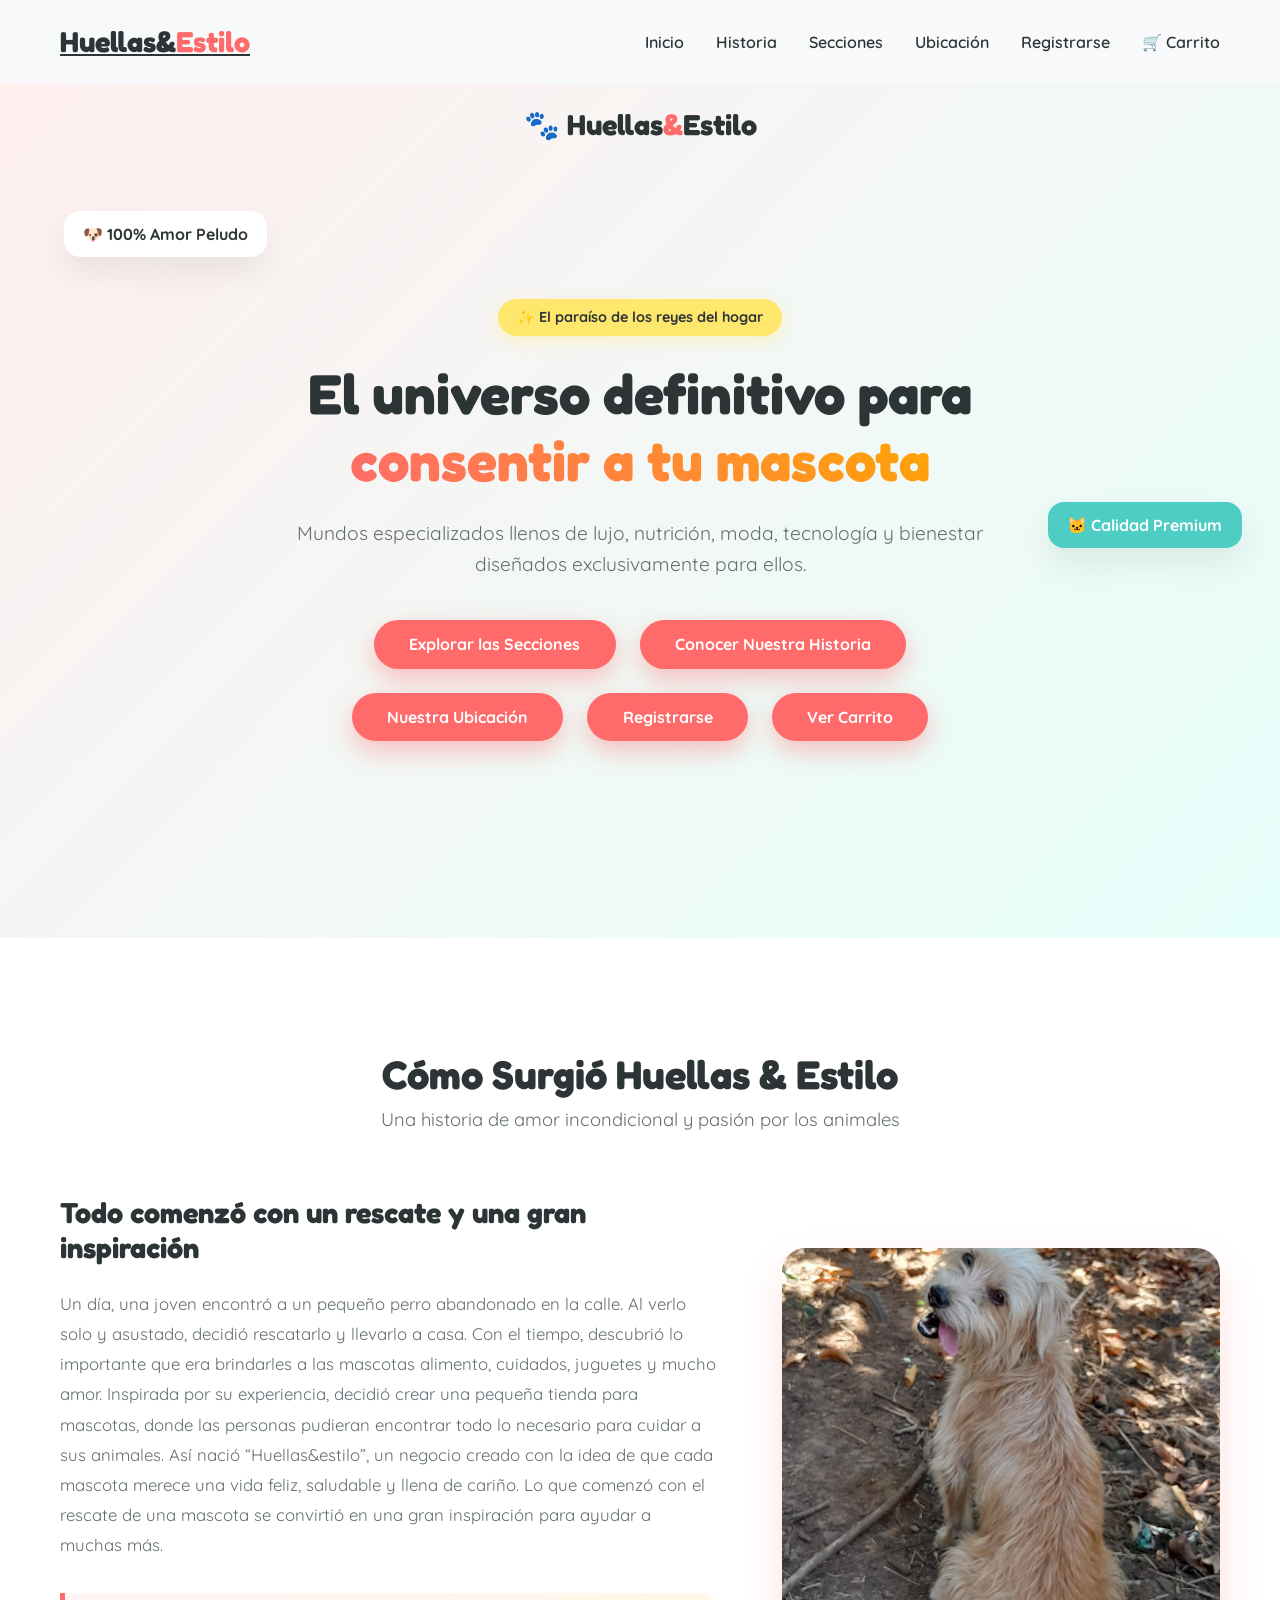
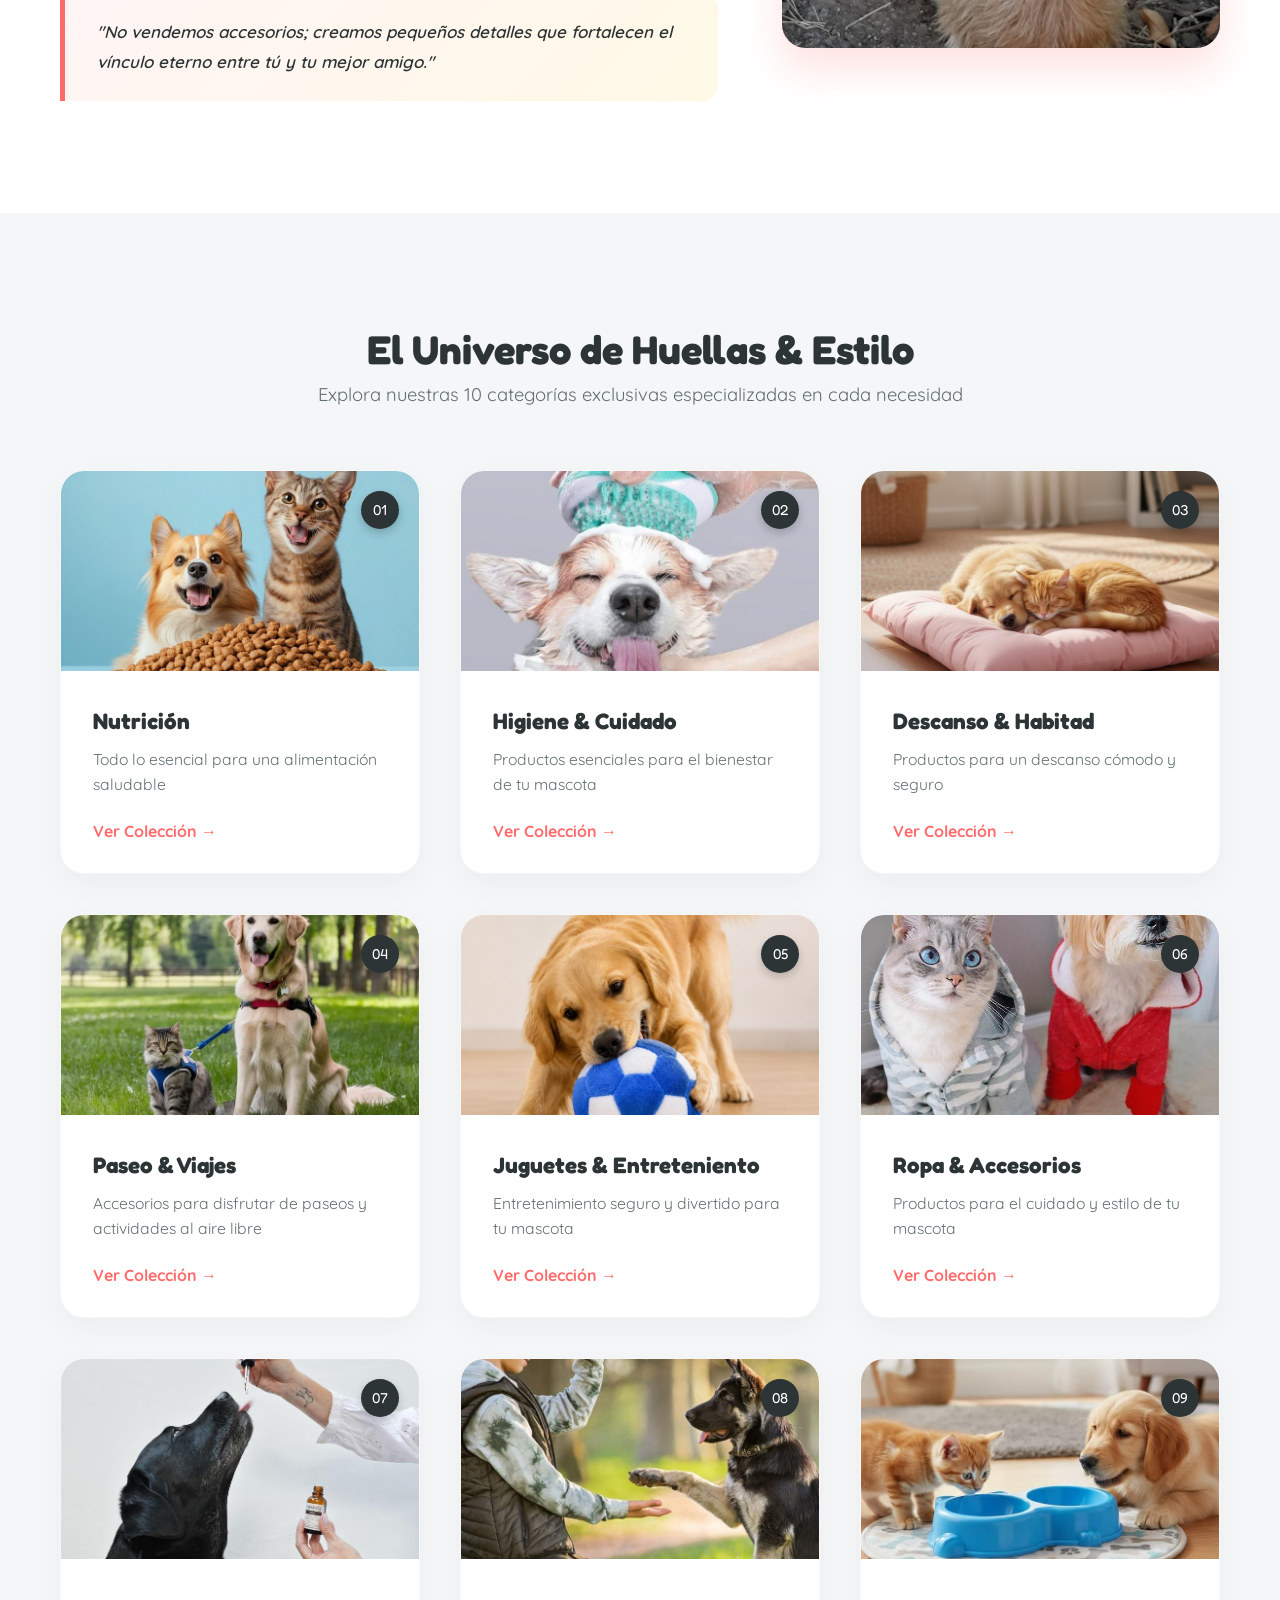
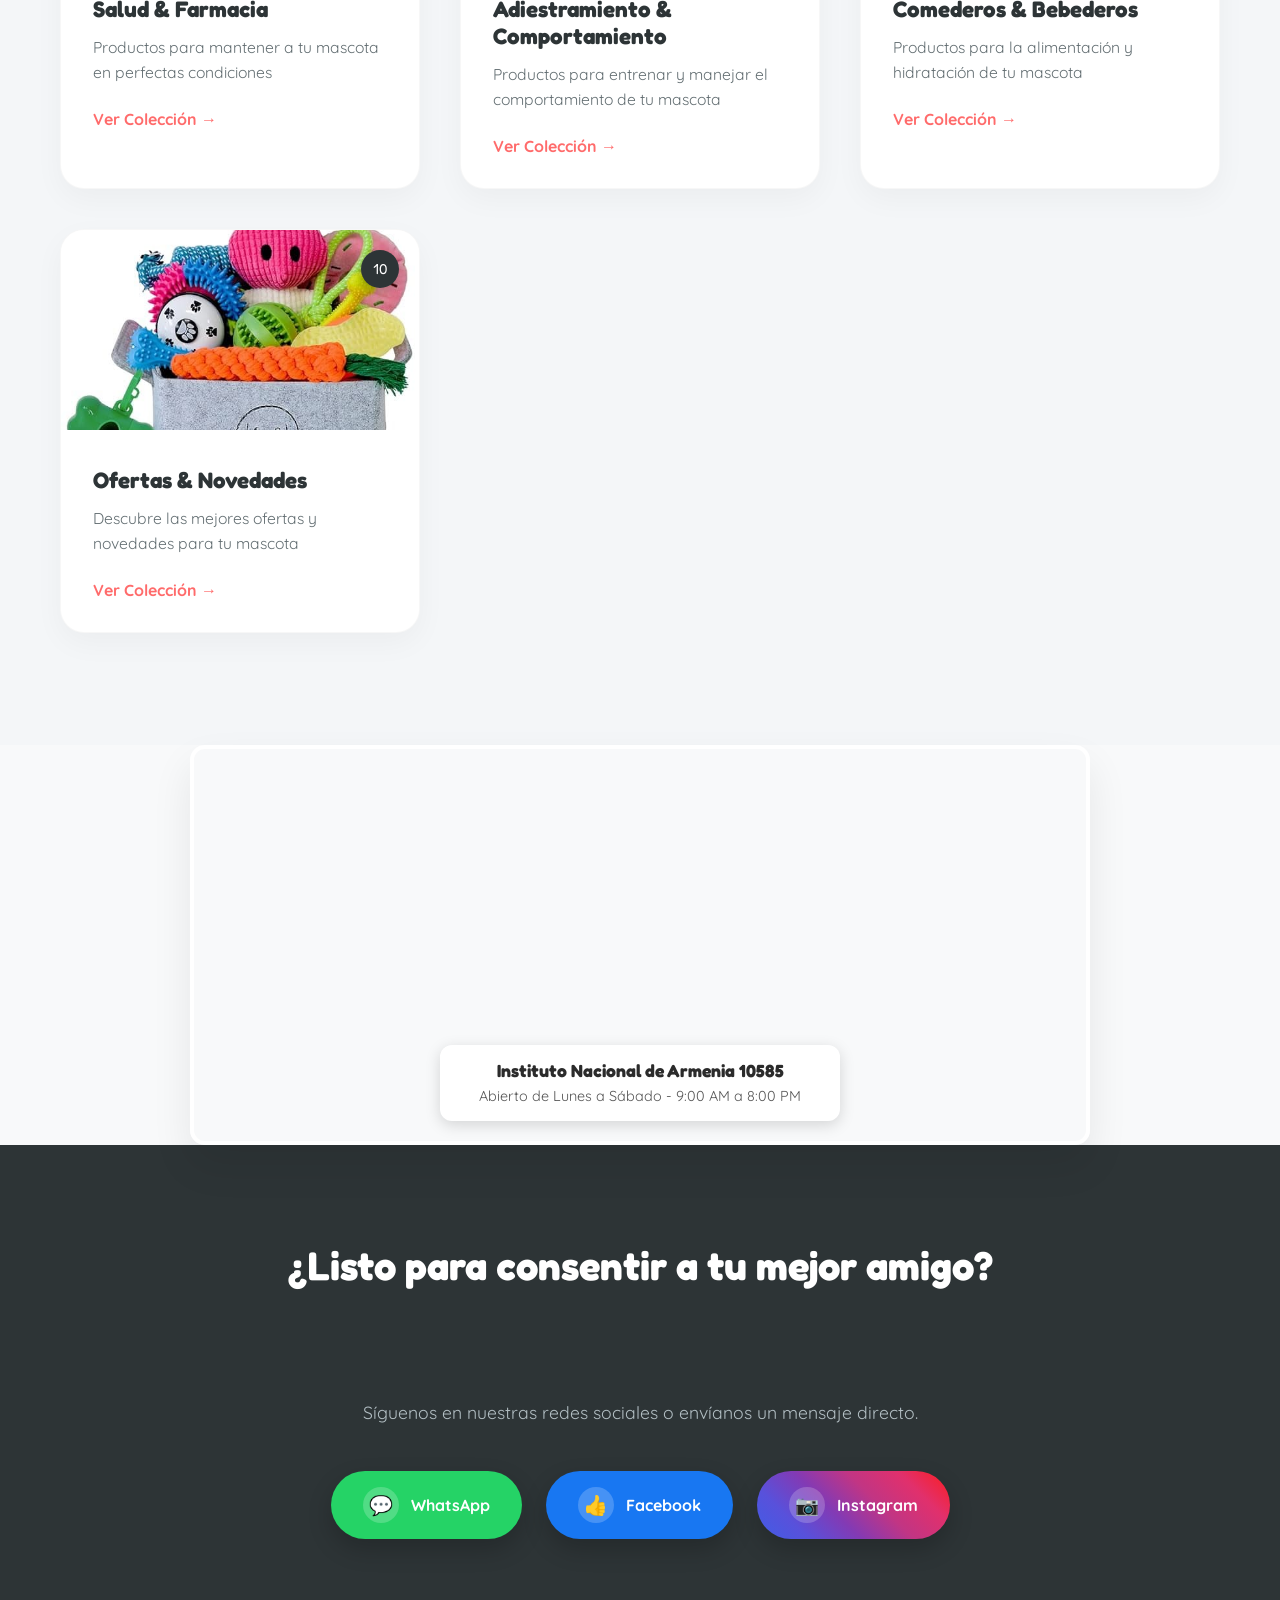
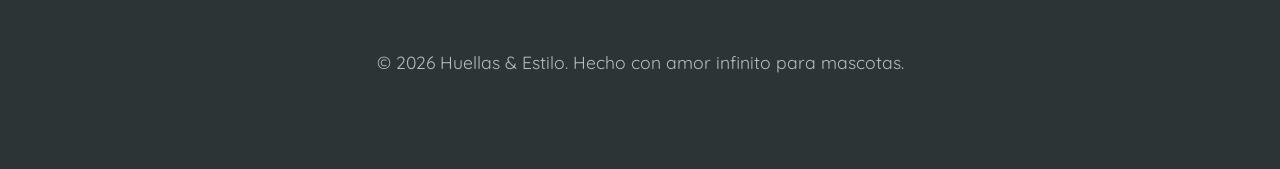
<file: index.html>
<!DOCTYPE html>
<html lang="es">
<head>
</a>
    <meta charset="UTF-8">
    <meta name="viewport" content="width=device-width, initial-scale=1.0">
    <title>Huellas & Estilo | Universo Exclusivo para Mascotas</title>
    <link rel="icon" type="image/png" href="huellitas.jpg">
    <link rel="stylesheet" href="style.css">
    <link rel="preconnect" href="https://fonts.googleapis.com">
    <link rel="preconnect" href="https://fonts.gstatic.com" crossorigin>
    <link href="https://fonts.googleapis.com/css2?family=Fredoka:wght@400;600;700&family=Quicksand:wght@400;500;600;700&display=swap" rel="stylesheet">
</head>
<body>

    <!-- HERO SECTION & NAVIGATION -->
     <header>
    <nav class="navbar">
        <a href="index.html" class="logo">
            Huellas&<span>Estilo</span>
        </a>
        
        <!-- Botón de menú para celulares -->
        <button class="menu-toggle" id="menu-btn" aria-label="Abrir menú">
            ☰
        </button>

        <!-- Lista de enlaces -->
        <ul class="nav-links" id="nav-menu">
            <li><a href="index.html">Inicio</a></li>
            <li><a href="index.html#historia">Historia</a></li>
            <li><a href="index.html#universo">Secciones</a></li>
            <li><a href="index.html#ubicacion">Ubicación</a></li>
            <li><a href="registro.html">Registrarse</a></li>
            <li><a href="carrito.html">🛒 Carrito</a></li>
        </ul>
    </nav>
</header>
    <header class="hero" id="inicio">
        <nav class="navbar">
            <div class="logo">🐾 Huellas<span>&</span>Estilo</div>

        </nav>
        <div class="hero-content">
            <span class="badge">✨ El paraíso de los reyes del hogar</span>
            <h1>El universo definitivo para <span class="gradient-text">consentir a tu mascota</span></h1>
            <p>Mundos especializados llenos de lujo, nutrición, moda, tecnología y bienestar diseñados exclusivamente para ellos.</p>
            <div class="hero-buttons">
                <a href="#universo" class="btn primary-btn">Explorar las Secciones</a>
                <a href="#historia" class="btn primary-btn">Conocer Nuestra Historia</a>
                <a href="#ubicacion" class="btn primary-btn">Nuestra Ubicación</a>
                <a href="registro.html" class="btn primary-btn">Registrarse</a>
                <a href="carrito.html" class="btn primary-btn">Ver Carrito</a>
            </div>
        </div>

        <div class="hero-decoration">
            <div class="floating-badge fb1">🐶 100% Amor Peludo</div>
            <div class="floating-badge fb2">🐱 Calidad Premium</div>
        </div>
    </header>

    <!-- HISTORIA -->
<section class="story-section" id="historia">
        <div class="container">
            <div class="section-title">
                <h2>Cómo Surgió Huellas & Estilo</h2>
                <p>Una historia de amor incondicional y pasión por los animales</p>
            </div>
            <div class="story-grid">
                <div class="story-text">
                    <h3>Todo comenzó con un rescate y una gran inspiración</h3>
                    <p>Un día, una joven encontró a un pequeño perro abandonado en la calle. Al verlo solo y asustado, decidió rescatarlo y llevarlo a casa. Con el tiempo, descubrió lo importante que era brindarles a las mascotas alimento, cuidados, juguetes y mucho amor.
Inspirada por su experiencia, decidió crear una pequeña tienda para mascotas, donde las personas pudieran encontrar todo lo necesario para cuidar a sus animales. Así nació “Huellas&estilo”, un negocio creado con la idea de que cada mascota merece una vida feliz, saludable y llena de cariño.
Lo que comenzó con el rescate de una mascota se convirtió en una gran inspiración para ayudar a muchas más.</p>
                    <div class="quote-box">
                        <p>"No vendemos accesorios; creamos pequeños detalles que fortalecen el vínculo eterno entre tú y tu mejor amigo."</p>
                    </div>
                </div>
                <div class="story-image-container">
                    <!-- Aquí agregamos la imagen real reemplazando el placeholder -->
                    <img src="coco.jpg" alt="Perrito rescatado que inspiró la tienda" style="width: 100%; height: auto; border-radius: 12px; box-shadow: 0 4px 15px rgba(0,0,0,0.1); object-fit: cover;">
                </div>
            </div>
        </div>
    </section>   

    <!-- UNIVERSO DE LAS 10 SECCIONES CON ENLACES INDIVIDUALES -->
    <section class="universe-section" id="universo">
        <div class="container">
            <div class="section-title">
                <h2>El Universo de Huellas & Estilo</h2>
                <p>Explora nuestras 10 categorías exclusivas especializadas en cada necesidad</p>
            </div>

            <div class="universe-grid">
                <!-- 1. Moda y Alta Costura -->
<div class="universe-card">
    <div class="card-badge">01</div>
    
    <!-- Aquí agregamos la imagen -->
    <img src="nutricion.jpg" alt="Productos de nutrición para mascotas" style="width: 100%; height: 200px; object-fit: cover; border-radius: 8px 8px 0 0;">
    <div class="card-content">
        <h3>Nutrición</h3>
        <p>Todo lo esencial para una alimentación saludable</p>
        <a href="productos/seccion1.html" class="card-link">Ver Colección →</a>
    </div>
</div>
                <!-- 2. Nutrición Gourmet -->
<div class="universe-card">
    <div class="card-badge">02</div>
    
    <!-- Aquí agregamos la imagen -->
    <img src="higiene.jpg" alt="Productos de higiene para mascotas" style="width: 100%; height: 200px; object-fit: cover; border-radius: 8px 8px 0 0;">
    
    <div class="card-content">
        <h3>Higiene & Cuidado</h3>
        <p>Productos esenciales para el bienestar de tu mascota</p>
        <a href="productos/seccion2.html" class="card-link">Ver Colección →</a>
    </div>
</div>

                <!-- 3. Descanso y Confort -->
<div class="universe-card">
    <div class="card-badge">03</div>
    
    <!-- Aquí agregamos la imagen -->
    <img src="descanso.jpg" alt="Productos de descanso y confort para mascotas" style="width: 100%; height: 200px; object-fit: cover; border-radius: 8px 8px 0 0;">
    
    <div class="card-content">
        <h3>Descanso & Habitad</h3>
        <p>Productos para un descanso cómodo y seguro</p>
        <a href="productos/seccion3.html" class="card-link">Ver Colección →</a>
    </div>
</div>

                <!-- 4. Juguetes Interactivos -->
<div class="universe-card">
    <div class="card-badge">04</div>
    
    <!-- Aquí agregamos la imagen -->
    <img src="paseo.jpg" alt="Productos de paseo y aventura para mascotas" style="width: 100%; height: 200px; object-fit: cover; border-radius: 8px 8px 0 0;">
    
    <div class="card-content">
        <h3>Paseo & Viajes</h3>
        <p>Accesorios para disfrutar de paseos y actividades al aire libre</p>
        <a href="productos/seccion4.html" class="card-link">Ver Colección →</a>
    </div>
</div>

                <!-- 5. Paseo y Aventura -->
<div class="universe-card">
    <div class="card-badge">05</div>
    
    <!-- Aquí agregamos la imagen -->
    <img src="jugar.jpg" alt="Productos de juguetes para mascotas" style="width: 100%; height: 200px; object-fit: cover; border-radius: 8px 8px 0 0;">
    
    <div class="card-content">
        <h3>Juguetes & Entreteniento</h3>
        <p>Entretenimiento seguro y divertido para tu mascota</p>
        <a href="productos/seccion5.html" class="card-link">Ver Colección →</a>
    </div>
</div>

                <!-- 6. Spa e Higiene Natural -->
<div class="universe-card">
    <div class="card-badge">06</div>
    
    <!-- Aquí agregamos la imagen -->
    <img src="ropa.jpg" alt="Productos de higiene y cuidado para mascotas" style="width: 100%; height: 200px; object-fit: cover; border-radius: 8px 8px 0 0;">
    
    <div class="card-content">
        <h3>Ropa & Accesorios</h3>
        <p>Productos para el cuidado y estilo de tu mascota</p>
        <a href="productos/seccion6.html" class="card-link">Ver Colección →</a>
    </div>
</div>

                <!-- 7. Tecnología y Seguridad -->
<div class="universe-card">
    <div class="card-badge">07</div>
    
    <!-- Aquí agregamos la imagen -->
    <img src="salud.jpg" alt="Productos de salud y bienestar para mascotas" style="width: 100%; height: 200px; object-fit: cover; border-radius: 8px 8px 0 0;">
    
    <div class="card-content">
        <h3>Salud & Farmacia</h3>
        <p>Productos para mantener a tu mascota en perfectas condiciones</p>
        <a href="productos/seccion7.html" class="card-link">Ver Colección →</a>
    </div>
</div>

                <!-- 8. Celebraciones y Fiestas -->
<div class="universe-card">
    <div class="card-badge">08</div>
    
    <!-- Aquí agregamos la imagen -->
    <img src="comportamiento.jpg" alt="Productos de comportamiento para mascotas" style="width: 100%; height: 200px; object-fit: cover; border-radius: 8px 8px 0 0;">
    
    <div class="card-content">
        <h3>Adiestramiento & Comportamiento</h3>
        <p>Productos para entrenar y manejar el comportamiento de tu mascota</p>
        <a href="productos/seccion8.html" class="card-link">Ver Colección →</a>
    </div>
</div>

                <!-- 9. Bienestar Holístico -->
<div class="universe-card">
    <div class="card-badge">09</div>
    
    <!-- Aquí agregamos la imagen -->
    <img src="comederos.jpg" alt="Productos de nutrición para mascotas" style="width: 100%; height: 200px; object-fit: cover; border-radius: 8px 8px 0 0;">
    
    <div class="card-content">
        <h3>Comederos & Bebederos</h3>
        <p>Productos para la alimentación y hidratación de tu mascota</p>
        <a href="productos/seccion9.html" class="card-link">Ver Colección →</a>
    </div>
</div>

                <!-- 10. Colección Senior & Especial -->
<div class="universe-card">
    <div class="card-badge">10</div>
    
    <!-- Aquí agregamos la imagen -->
    <img src="ofertas.jpg" alt="Ofertas y novedades para tu mascota" style="width: 100%; height: 200px; object-fit: cover; border-radius: 8px 8px 0 0;">
    
    <div class="card-content">
        <h3>Ofertas & Novedades</h3>
        <p>Descubre las mejores ofertas y novedades para tu mascota</p>
        <a href="productos/seccion10.html" class="card-link">Ver Colección →</a>
    </div>
</div>
            </div>
        </div>
    </section>
<div class="map-container-styled">
    <!-- Mapa interactivo de Google Maps -->
     <section class="ubicacion" id="ubicacion" ></section>
    <iframe 
        src="https://www.google.com/maps/embed?pb=!1m18!1m12!1m3!1d3875.5152211375726!2d-89.49849712585214!3d13.747774286643661!2m3!1f0!2f0!3f0!3m2!1i1024!2i768!4f13.1!3m3!1m2!1s0x8f62da6ba47be677%3A0xc214876d24f20dbd!2sInstituto%20Nacional%20de%20Armenia%2010585!5e0!3m2!1ses-419!2ssv!4v1787939467102!5m2!1ses-419!2ssv"
        width="100%" 
        height="100%" 
        style="border:0;" 
        allowfullscreen="" 
        loading="lazy" 
        referrerpolicy="no-referrer-when-downgrade">
    </iframe>

    <div class="map-info-box">
        <h4>Instituto Nacional de Armenia 10585</h4>
        <p>Abierto de Lunes a Sábado - 9:00 AM a 8:00 PM</p>
    </div>
</div>
    <!-- FOOTER -->
    <footer class="footer" id="contacto">
        <div class="container footer-content">
            <h2>¿Listo para consentir a tu mejor amigo?</h2>

<!-- FOOTER CON BOTONES DE REDES SOCIALES -->
<footer class="footer">
    <div class="container footer-content">
        <p>Síguenos en nuestras redes sociales o envíanos un mensaje directo.</p>
        
        <!-- BOTONES CON ICONOS/IMÁGENES -->
        <div class="social-image-buttons">
            <a href="https://wa.me/" target="_blank" class="social-img-btn whatsapp-btn">
                <div class="social-icon-wrapper">💬</div>
                <span>WhatsApp</span>
            </a>

            <a href="https://facebook.com/" target="_blank" class="social-img-btn facebook-btn">
                <div class="social-icon-wrapper">👍</div>
                <span>Facebook</span>
            </a>

            <a href="https://instagram.com/" target="_blank" class="social-img-btn instagram-btn">
                <div class="social-icon-wrapper">📷</div>
                <span>Instagram</span>
            </a>
        </div>
    </div>
</footer>
            <p>&copy; 2026 Huellas & Estilo. Hecho con amor infinito para mascotas.</p>
        </div>
    </footer>
<!-- Otros códigos de tu página arriba... -->
    
    <!-- Pega esto AQUÍ, justo antes de cerrar el body -->
    <script>
        // Nos aseguramos de que el código se ejecute cuando la página ya cargó
        document.addEventListener("DOMContentLoaded", () => {
            
            // Usamos querySelector con las clases de tu CSS (es más seguro)
            const menuBtn = document.querySelector(".menu-toggle");
            const navMenu = document.querySelector(".nav-links");
            const menuLinks = document.querySelectorAll(".nav-links li a"); // Selecciona los enlaces

            // Si los elementos existen, activamos la función
            if (menuBtn && navMenu) {
                
                // 1. Abrir y cerrar al tocar la hamburguesa
                menuBtn.addEventListener("click", () => {
                    navMenu.classList.toggle("active");
                    
                    // Cambia el icono dependiendo de si está activo o no
                    if (navMenu.classList.contains("active")) {
                        menuBtn.textContent = "✖";
                    } else {
                        menuBtn.textContent = "☰";
                    }
                });

                // 2. Cerrar el menú automáticamente al tocar cualquier enlace (¡Muy útil en celulares!)
                menuLinks.forEach(link => {
                    link.addEventListener("click", () => {
                        navMenu.classList.remove("active");
                        menuBtn.textContent = "☰";
                    });
                });
            }
        });
    </script>
</body>
</html>
</body>
</html>
</file>
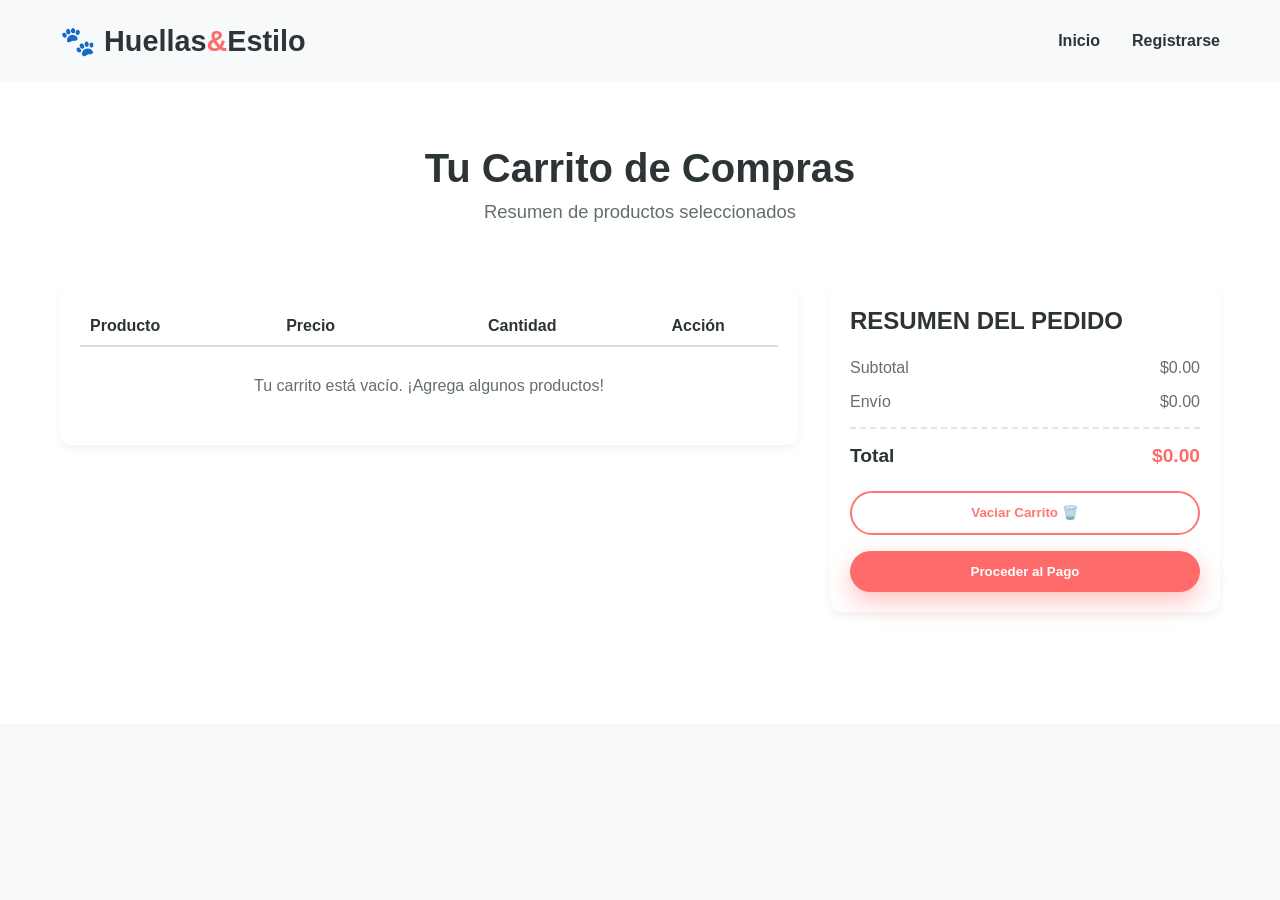
<file: carrito.html>
<!DOCTYPE html>
<html lang="es">
<head>
    <meta charset="UTF-8">
    <meta name="viewport" content="width=device-width, initial-scale=1.0">
    <title>Carrito de Compras | Huellas & Estilo</title>
    <link rel="icon" type="image/png" href="./huellitas.jpg">
    <link rel="stylesheet" href="style.css">
    <!-- Carga diferida del script -->
    <script src="carrito.js" defer></script>
</head>
<body>

    <header class="navbar">
        <div class="logo">🐾 Huellas<span>&</span>Estilo</div>
        <ul class="nav-links">
            <li><a href="index.html">Inicio</a></li>
            <li><a href="registro.html">Registrarse</a></li>
        </ul>
    </header>

    <section class="story-section" style="padding-top: 4rem;">
        <div class="container">
            <div class="section-title">
                <h2>Tu Carrito de Compras</h2>
                <p>Resumen de productos seleccionados</p>
            </div>

            <!-- Contenedor principal flex para poner tabla y resumen lado a lado -->
            <div style="display: flex; flex-wrap: wrap; gap: 2rem; margin-top: 2rem; align-items: flex-start;">
                
                <!-- TABLA DE PRODUCTOS (60% del ancho) -->
                <div style="flex: 1 1 60%; background: #fff; padding: 20px; border-radius: 12px; box-shadow: 0 4px 10px rgba(0,0,0,0.05); overflow-x: auto;">
                    <table style="width: 100%; border-collapse: collapse; text-align: left;">
                        <thead>
                            <tr style="border-bottom: 2px solid #ddd;">
                                <th style="padding: 10px;">Producto</th>
                                <th style="padding: 10px;">Precio</th>
                                <th style="padding: 10px; text-align: center;">Cantidad</th>
                                <th style="padding: 10px; text-align: center;">Acción</th>
                            </tr>
                        </thead>
                        <tbody id="cart-body">
                            <!-- Si está vacío, JS mostrará un mensaje aquí -->
                        </tbody>
                    </table>
                </div>

                <!-- RESUMEN DE LA COMPRA (35% del ancho) -->
                <div class="card cart-summary" style="flex: 1 1 30%; background: #fff; padding: 20px; border-radius: 12px; box-shadow: 0 4px 10px rgba(0,0,0,0.05); text-align: left;">
                    <h3 style="font-family: var(--font-heading); color: var(--dark); margin-bottom: 1.5rem;">RESUMEN DEL PEDIDO</h3>
                    
                    <div style="display: flex; justify-content: space-between; margin-bottom: 1rem; color: #636e72;">
                        <span>Subtotal</span>
                        <span id="cart-subtotal">$0.00</span>
                    </div>
                    
                    <div style="display: flex; justify-content: space-between; margin-bottom: 1rem; color: #636e72;">
                        <span>Envío</span>
                        <span id="cart-envio">$0.00</span>
                    </div>
                    
                    <hr style="border: none; border-top: 2px dashed #dfe6e9; margin: 1rem 0;">
                    
                    <div style="display: flex; justify-content: space-between; font-weight: 700; font-size: 1.2rem; color: var(--dark); margin-bottom: 1.5rem;">
                        <span>Total</span>
                        <span id="cart-total" style="color: var(--primary);">$0.00</span>
                    </div>

                    <!-- BOTÓN VACIAR CARRITO -->
                    <button id="btn-vaciar" style="width: 100%; background: transparent; border: 2px solid #ff7675; color: #ff7675; padding: 0.8rem; border-radius: 50px; font-weight: 700; cursor: pointer; margin-bottom: 1rem; transition: all 0.3s ease;">
                        Vaciar Carrito 🗑️
                    </button>

                    <!-- BOTÓN DE PAGO -->
                    <button id="btn-pagar" class="btn primary-btn" style="width: 100%; border: none; cursor: pointer; padding: 0.8rem; border-radius: 50px; font-weight: bold; background: var(--primary); color: #fff;">
                        Proceder al Pago
                    </button>
                </div>

            </div>
        </div>
    </section>
    <script>
    document.addEventListener("DOMContentLoaded", () => {
        // Buscamos el botón de comprar
        const btnComprar = document.getElementById("btn-comprar");

        if (btnComprar) {
            btnComprar.addEventListener("click", () => {
                // Obtenemos lo que hay en el carrito
                let carrito = JSON.parse(localStorage.getItem("carrito")) || [];

                // Si el carrito está vacío, le avisamos al usuario
                if (carrito.length === 0) {
                    alert("Tu carrito está vacío. ¡Agrega algunos productos primero! 🐾");
                    return; // Detiene la función aquí
                }

                // Si hay productos, mostramos el mensaje de éxito
                alert("¡Compra realizada con éxito! 🎉 Gracias por confiar en Huellas & Estilo.");

                // Vaciamos el carrito eliminándolo de la memoria
                localStorage.removeItem("carrito");

                // Recargamos la página para que la vista del carrito se actualice (se vea vacío)
                window.location.reload();
            });
        }
    });
</script>
</body>
</html>
</file>
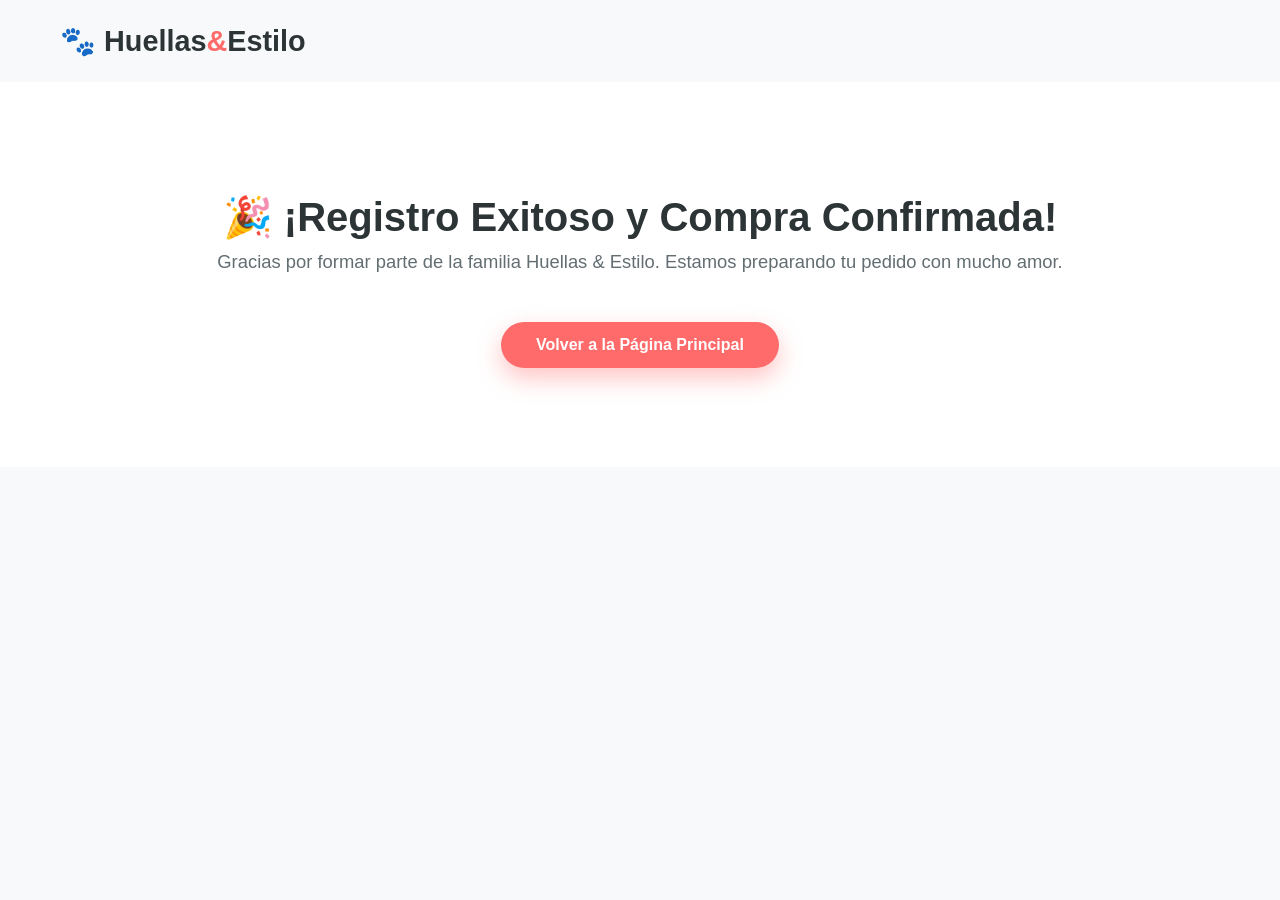
<file: login.html>
<!DOCTYPE html>
<html lang="es">
<head>
    <meta charset="UTF-8">
    <meta name="viewport" content="width=device-width, initial-scale=1.0">
    <title>¡Compra Exitosa! | Huellas & Estilo</title>
    <link rel="icon" type="image/png" href="./huellitas.jpg">
    <link rel="stylesheet" href="style.css">
</head>
<body>

    <header class="navbar">
        <div class="logo">🐾 Huellas<span>&</span>Estilo</div>
    </header>

    <section class="story-section">
        <div class="container" style="text-align: center;">
            <div class="section-title">
                <h2>🎉 ¡Registro Exitoso y Compra Confirmada!</h2>
                <p>Gracias por formar parte de la familia Huellas & Estilo. Estamos preparando tu pedido con mucho amor.</p>
            </div>
            <a href="index.html" class="btn primary-btn">Volver a la Página Principal</a>
        </div>
    </section>

</body>
</html>
</file>
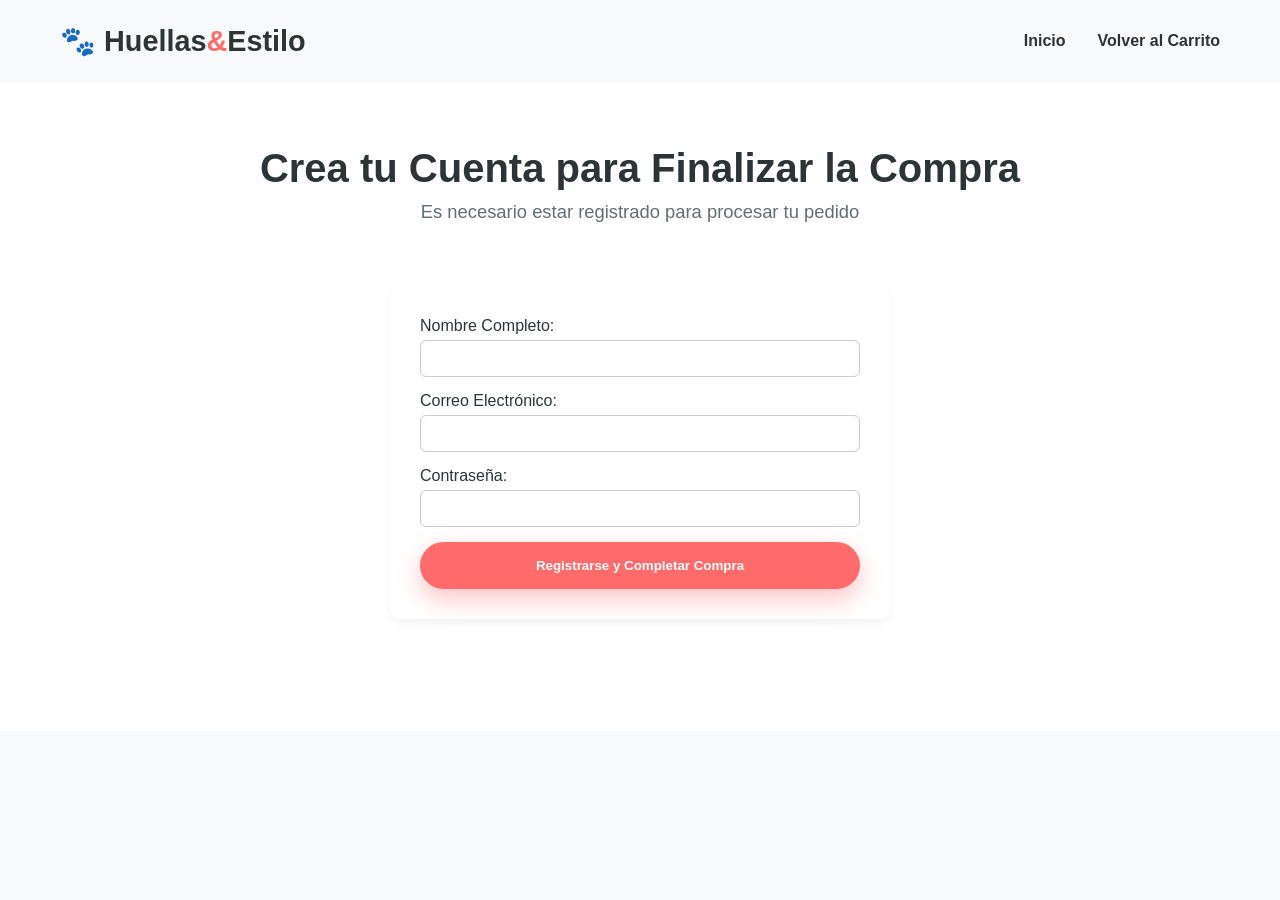
<file: registro.html>
<!DOCTYPE html>
<html lang="es">
<head>
    <meta charset="UTF-8">
    <meta name="viewport" content="width=device-width, initial-scale=1.0">
    <title>Registro de Usuario | Huellas & Estilo</title>
    <link rel="icon" type="image/png" href="./huellitas.jpg">
    <link rel="stylesheet" href="style.css">
    <!-- Vinculación del archivo JS externo -->
    <script src="registro.js" defer></script>
</head>
<body>

    <header class="navbar">
        <div class="logo">🐾 Huellas<span>&</span>Estilo</div>
        <ul class="nav-links">
            <li><a href="index.html">Inicio</a></li>
            <li><a href="carrito.html">Volver al Carrito</a></li>
        </ul>
    </header>

    <section class="story-section" style="padding-top: 4rem;">
        <div class="container">
            <div class="section-title">
                <h2>Crea tu Cuenta para Finalizar la Compra</h2>
                <p>Es necesario estar registrado para procesar tu pedido</p>
            </div>

            <div style="max-width: 500px; margin: 0 auto; background: #fff; padding: 30px; border-radius: 12px; box-shadow: 0 4px 10px rgba(0,0,0,0.05);">
                <form id="form-registro">
                    <div style="margin-bottom: 15px;">
                        <label for="nombre">Nombre Completo:</label><br>
                        <input type="text" id="nombre" name="nombre" required style="width: 100%; padding: 10px; margin-top: 5px; border: 1px solid #ccc; border-radius: 6px;">
                    </div>

                    <div style="margin-bottom: 15px;">
                        <label for="correo">Correo Electrónico:</label><br>
                        <input type="email" id="correo" name="correo" required style="width: 100%; padding: 10px; margin-top: 5px; border: 1px solid #ccc; border-radius: 6px;">
                    </div>

                    <div style="margin-bottom: 15px;">
                        <label for="password">Contraseña:</label><br>
                        <input type="password" id="password" name="password" required style="width: 100%; padding: 10px; margin-top: 5px; border: 1px solid #ccc; border-radius: 6px;">
                    </div>

                    <button type="submit" class="btn primary-btn" style="width: 100%; border: none; cursor: pointer; padding: 1rem; border-radius: 50px; font-weight: bold;">
                        Registrarse y Completar Compra
                    </button>
                </form>
            </div>
        </div>
    </section>

</body>
</html>
</file>
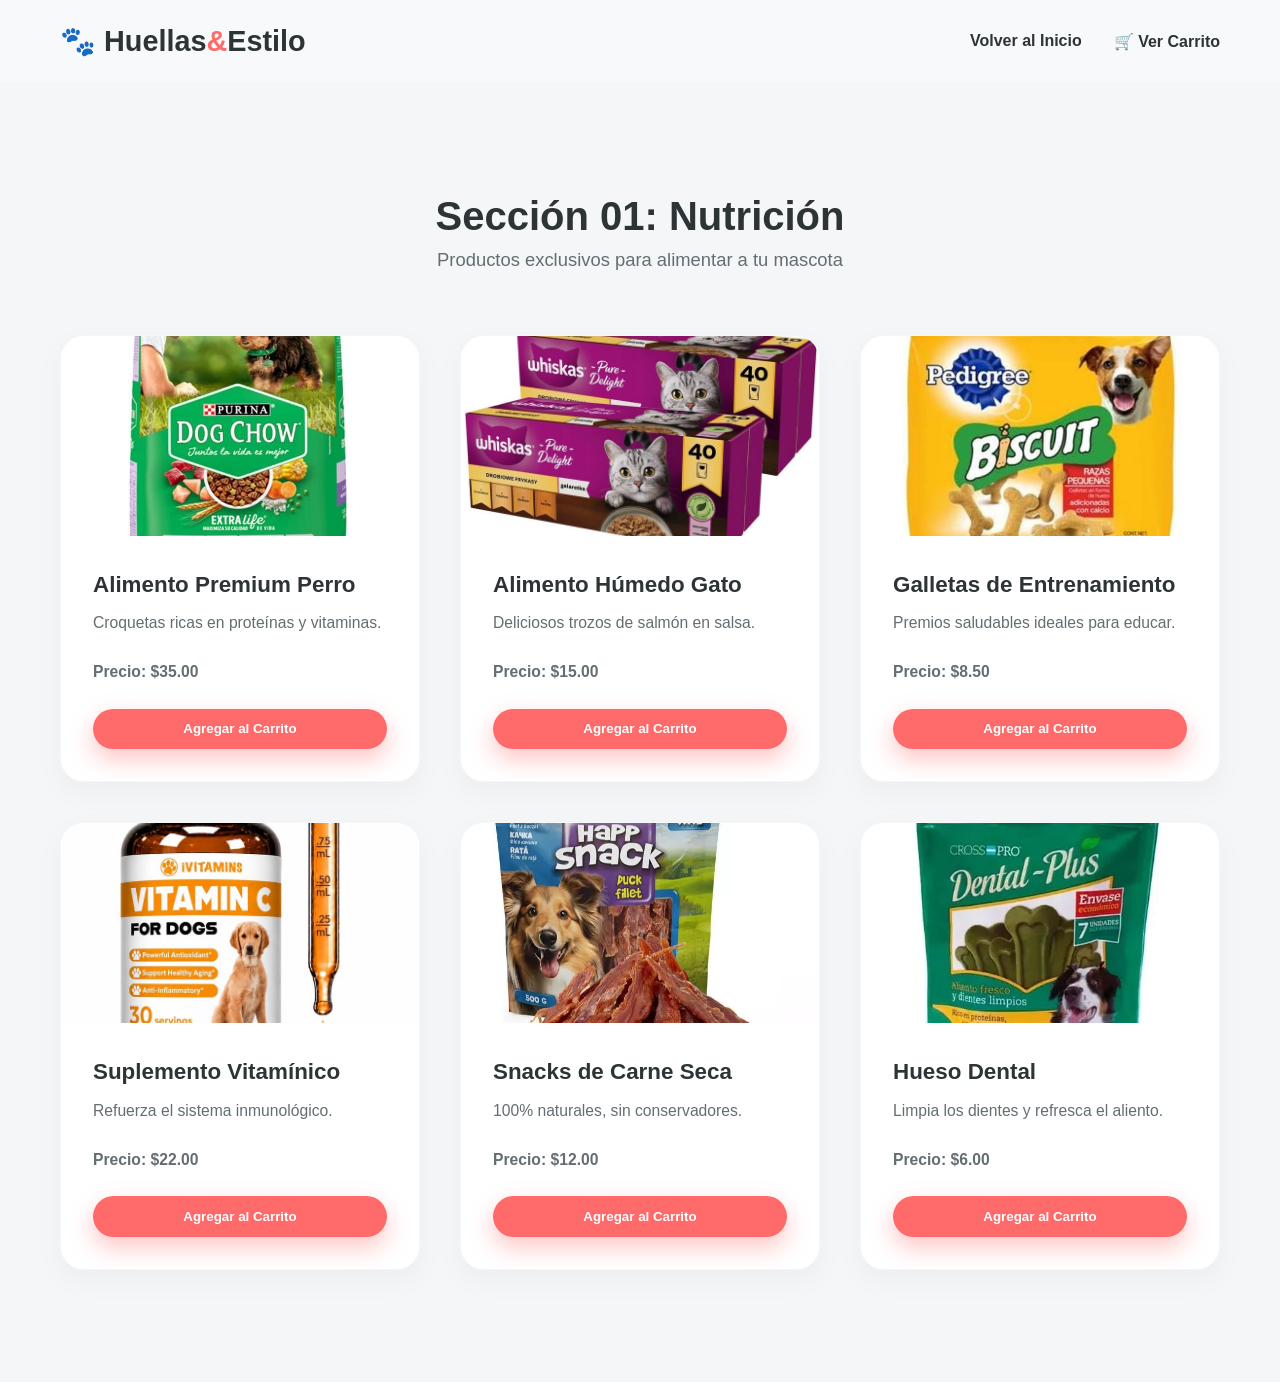
<file: productos/seccion1.html>
<!DOCTYPE html>
<html lang="es">
<head>
    <meta charset="UTF-8">
    <meta name="viewport" content="width=device-width, initial-scale=1.0">
    <title>Nutrición | Huellas & Estilo</title>
    <link rel="icon" type="image/jpg" href="../huellitas.jpg">
    <link rel="stylesheet" href="../style.css">
</head>
<body>

    <header class="navbar">
        <div class="logo">🐾 Huellas<span>&</span>Estilo</div>
        <ul class="nav-links">
            <li><a href="../index.html">Volver al Inicio</a></li>
            <li><a href="../carrito.html">🛒 Ver Carrito</a></li>
        </ul>
    </header>

    <section class="universe-section">
        <div class="container">
            <div class="section-title">
                <h2>Sección 01: Nutrición</h2>
                <p>Productos exclusivos para alimentar a tu mascota</p>
            </div>

            <div class="universe-grid">
                <!-- Producto 1 -->
                <div class="universe-card">
                    <!-- Etiqueta de imagen agregada -->
                    <img src="croquetas.jpg" alt="Alimento Premium para Perro" style="width: 100%; height: 200px; object-fit: cover; border-radius: 8px 8px 0 0;">
                    <div class="card-content">
                        <h3>Alimento Premium Perro</h3>
                        <p>Croquetas ricas en proteínas y vitaminas.</p>
                        <p><strong>Precio: $35.00</strong></p>
                        <button class="btn primary-btn btn-agregar" data-nombre="Alimento Premium Perro" data-precio="35.00" style="width: 100%; border: none; cursor: pointer; padding: 0.8rem; border-radius: 50px; font-weight: bold;">
                            Agregar al Carrito
                        </button>
                    </div>
                </div>

                <!-- Producto 2 -->
                <div class="universe-card">
                    <!-- Etiqueta de imagen agregada -->
                    <img src="alimentog.jpg" alt="Alimento Húmedo Gato" style="width: 100%; height: 200px; object-fit: cover; border-radius: 8px 8px 0 0;">
                    <div class="card-content">
                        <h3>Alimento Húmedo Gato</h3>
                        <p>Deliciosos trozos de salmón en salsa.</p>
                        <p><strong>Precio: $15.00</strong></p>
                        <button class="btn primary-btn btn-agregar" data-nombre="Alimento Húmedo Gato" data-precio="15.00" style="width: 100%; border: none; cursor: pointer; padding: 0.8rem; border-radius: 50px; font-weight: bold;">
                            Agregar al Carrito
                        </button>
                    </div>
                </div>

                <!-- Producto 3 -->
                <div class="universe-card">
                    <!-- Etiqueta de imagen agregada -->
                    <img src="galletasp.jpg" alt="Galletas de Entrenamiento" style="width: 100%; height: 200px; object-fit: cover; border-radius: 8px 8px 0 0;">
                    <div class="card-content">
                        <h3>Galletas de Entrenamiento</h3>
                        <p>Premios saludables ideales para educar.</p>
                        <p><strong>Precio: $8.50</strong></p>
                        <button class="btn primary-btn btn-agregar" data-nombre="Galletas de Entrenamiento" data-precio="8.50" style="width: 100%; border: none; cursor: pointer; padding: 0.8rem; border-radius: 50px; font-weight: bold;">
                            Agregar al Carrito
                        </button>
                    </div>
                </div>

                <!-- Producto 4 -->
                <div class="universe-card">
                    <!-- Etiqueta de imagen agregada -->
                    <img src="suplemento.jpg" alt="Suplemento Vitamínico" style="width: 100%; height: 200px; object-fit: cover; border-radius: 8px 8px 0 0;">
                    <div class="card-content">
                        <h3>Suplemento Vitamínico</h3>
                        <p>Refuerza el sistema inmunológico.</p>
                        <p><strong>Precio: $22.00</strong></p>
                        <button class="btn primary-btn btn-agregar" data-nombre="Suplemento Vitamínico" data-precio="22.00" style="width: 100%; border: none; cursor: pointer; padding: 0.8rem; border-radius: 50px; font-weight: bold;">
                            Agregar al Carrito
                        </button>
                    </div>
                </div>

                <!-- Producto 5 -->
                <div class="universe-card">
                    <!-- Etiqueta de imagen agregada -->
                    <img src="snack.jpg" alt="Snacks de Carne Seca" style="width: 100%; height: 200px; object-fit: cover; border-radius: 8px 8px 0 0;">
                    <div class="card-content">
                        <h3>Snacks de Carne Seca</h3>
                        <p>100% naturales, sin conservadores.</p>
                        <p><strong>Precio: $12.00</strong></p>
                        <button class="btn primary-btn btn-agregar" data-nombre="Snacks de Carne Seca" data-precio="12.00" style="width: 100%; border: none; cursor: pointer; padding: 0.8rem; border-radius: 50px; font-weight: bold;">
                            Agregar al Carrito
                        </button>
                    </div>
                </div>

                <!-- Producto 6 -->
                <div class="universe-card">
                    <!-- Etiqueta de imagen agregada -->
                    <img src="huesodental.jpg" alt="Hueso Dental Cuidado" style="width: 100%; height: 200px; object-fit: cover; border-radius: 8px 8px 0 0;">
                    <div class="card-content">
                        <h3>Hueso Dental</h3>
                        <p>Limpia los dientes y refresca el aliento.</p>
                        <p><strong>Precio: $6.00</strong></p>
                        <button class="btn primary-btn btn-agregar" data-nombre="Hueso Dental" data-precio="6.00" style="width: 100%; border: none; cursor: pointer; padding: 0.8rem; border-radius: 50px; font-weight: bold;">
                            Agregar al Carrito
                        </button>
                    </div>
                </div>

            </div>
        </div>
    </section>

    <!-- LÓGICA PARA ENVIAR AL CARRITO -->
    <script>
        document.addEventListener("DOMContentLoaded", () => {
            const botonesAgregar = document.querySelectorAll(".btn-agregar");

            botonesAgregar.forEach(boton => {
                boton.addEventListener("click", (e) => {
                    e.preventDefault(); 

                    const nombreProducto = boton.getAttribute("data-nombre");
                    const precioProducto = parseFloat(boton.getAttribute("data-precio"));

                    let carrito = JSON.parse(localStorage.getItem("carrito")) || [];
                    const index = carrito.findIndex(prod => prod.nombre === nombreProducto);

                    if (index !== -1) {
                        carrito[index].cantidad += 1;
                    } else {
                        carrito.push({
                            nombre: nombreProducto,
                            precio: precioProducto,
                            cantidad: 1
                        });
                    }

                    localStorage.setItem("carrito", JSON.stringify(carrito));

                    // Redirige al carrito usando la ruta relativa correcta
                    window.location.href = "../carrito.html";
                });
            });
        });
    </script>
</body>
</html>
</file>
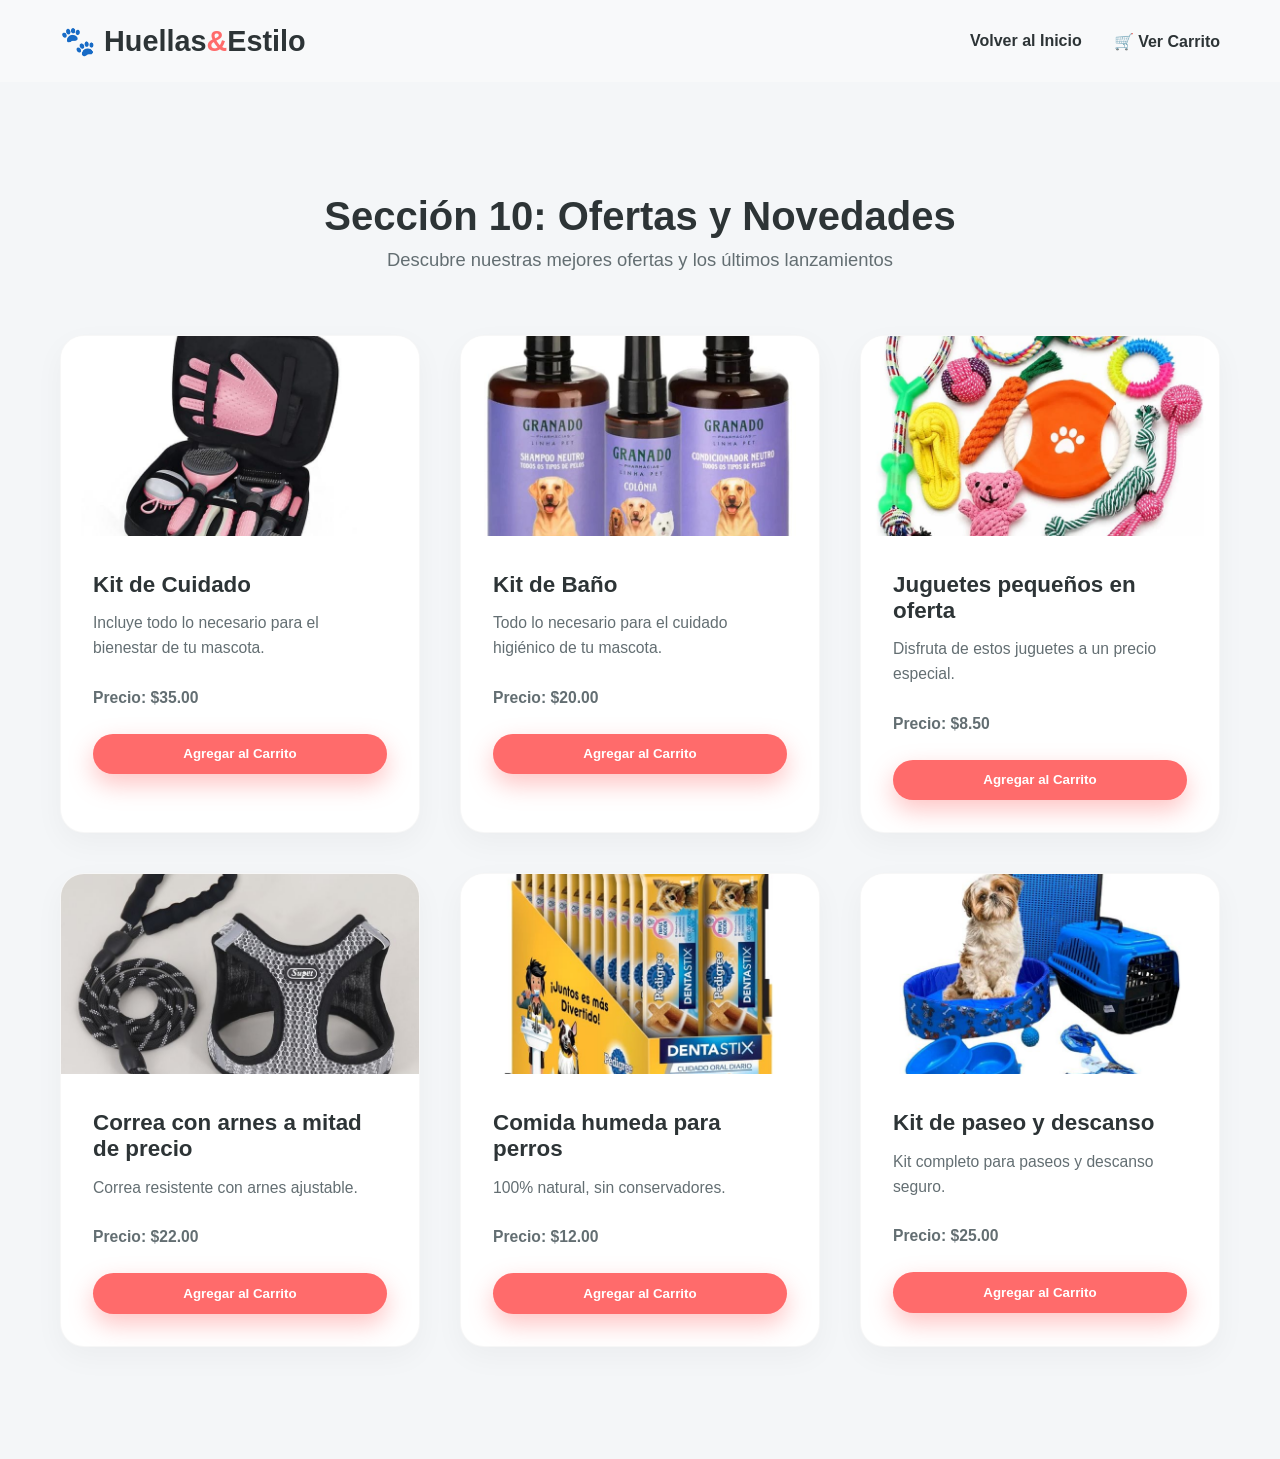
<file: productos/seccion10.html>
<!DOCTYPE html>
<html lang="es">
<head>
    <meta charset="UTF-8">
    <meta name="viewport" content="width=device-width, initial-scale=1.0">
    <title>Ofertas y Novedades | Huellas & Estilo</title>
    <link rel="icon" type="image/png" href="../huellitas.jpg">
    <link rel="stylesheet" href="../style.css">
</head>
<body>

    <header class="navbar">
        <div class="logo">🐾 Huellas<span>&</span>Estilo</div>
        <ul class="nav-links">
            <li><a href="../index.html">Volver al Inicio</a></li>
            <li><a href="../carrito.html">🛒 Ver Carrito</a></li>
        </ul>
    </header>

    <section class="universe-section">
        <div class="container">
            <div class="section-title">
                <h2>Sección 10: Ofertas y Novedades</h2>
                <p>Descubre nuestras mejores ofertas y los últimos lanzamientos</p>
            </div>

            <div class="universe-grid">
                <!-- Producto 1 -->
                <div class="universe-card">
                    <!-- Etiqueta de imagen agregada -->
                    <img src="Kitdecuidado.jpg" alt="Kit de Cuidado" style="width: 100%; height: 200px; object-fit: cover; border-radius: 8px 8px 0 0;">
                    <div class="card-content">
                        <h3>Kit de Cuidado</h3>
                        <p>Incluye todo lo necesario para el bienestar de tu mascota.</p>
                        <p><strong>Precio: $35.00</strong></p>
                        <button class="btn primary-btn btn-agregar" data-nombre="Kit de Cuidado" data-precio="35.00" style="width: 100%; border: none; cursor: pointer; padding: 0.8rem; border-radius: 50px; font-weight: bold;">
                            Agregar al Carrito
                        </button>
                    </div>
                </div>

                <!-- Producto 2 -->
                <div class="universe-card">
                    <!-- Etiqueta de imagen agregada -->
                    <img src="kitdebaño.jpg" alt="Kit de Baño" style="width: 100%; height: 200px; object-fit: cover; border-radius: 8px 8px 0 0;">
                    <div class="card-content">
                        <h3>Kit de Baño</h3>
                        <p>Todo lo necesario para el cuidado higiénico de tu mascota.</p>
                        <p><strong>Precio: $20.00</strong></p>
                        <button class="btn primary-btn btn-agregar" data-nombre="Kit de Baño" data-precio="20.00" style="width: 100%; border: none; cursor: pointer; padding: 0.8rem; border-radius: 50px; font-weight: bold;">
                            Agregar al Carrito
                        </button>
                    </div>
                </div>

                <!-- Producto 3 -->
                <div class="universe-card">
                    <!-- Etiqueta de imagen agregada -->
                    <img src="juguetes.jpg" alt="Juguetes pequeños en oferta" style="width: 100%; height: 200px; object-fit: cover; border-radius: 8px 8px 0 0;">
                    <div class="card-content">
                        <h3>Juguetes pequeños en oferta</h3>
                        <p>Disfruta de estos juguetes a un precio especial.</p>
                        <p><strong>Precio: $8.50</strong></p>
                        <button class="btn primary-btn btn-agregar" data-nombre="Juguetes pequeños en oferta" data-precio="8.50" style="width: 100%; border: none; cursor: pointer; padding: 0.8rem; border-radius: 50px; font-weight: bold;">
                            Agregar al Carrito
                        </button>
                    </div>
                </div>

                <!-- Producto 4 -->
                <div class="universe-card">
                    <!-- Etiqueta de imagen agregada -->
                    <img src="correayarnes.jpg" alt="Correa con arnes a mitad de precio" style="width: 100%; height: 200px; object-fit: cover; border-radius: 8px 8px 0 0;">
                    <div class="card-content">
                        <h3>Correa con arnes a mitad de precio</h3>
                        <p>Correa resistente con arnes ajustable.</p>
                        <p><strong>Precio: $22.00</strong></p>
                        <button class="btn primary-btn btn-agregar" data-nombre="Correa con arnes a mitad de precio" data-precio="22.00" style="width: 100%; border: none; cursor: pointer; padding: 0.8rem; border-radius: 50px; font-weight: bold;">
                            Agregar al Carrito
                        </button>
                    </div>
                </div>

                <!-- Producto 5 -->
                <div class="universe-card">
                    <!-- Etiqueta de imagen agregada -->
                    <img src="comidahumeda.jpg" alt="Comida humeda para perros" style="width: 100%; height: 200px; object-fit: cover; border-radius: 8px 8px 0 0;">
                    <div class="card-content">
                        <h3>Comida humeda para perros</h3>
                        <p>100% natural, sin conservadores.</p>
                        <p><strong>Precio: $12.00</strong></p>
                        <button class="btn primary-btn btn-agregar" data-nombre="Comida humeda para perros" data-precio="12.00" style="width: 100%; border: none; cursor: pointer; padding: 0.8rem; border-radius: 50px; font-weight: bold;">
                            Agregar al Carrito
                        </button>
                    </div>
                </div>

                <!-- Producto 6 -->
                <div class="universe-card">
                    <!-- Etiqueta de imagen agregada -->
                    <img src="kitpaseo.jpg" alt="Kit de paseo y descanso" style="width: 100%; height: 200px; object-fit: cover; border-radius: 8px 8px 0 0;">
                    <div class="card-content">
                        <h3>Kit de paseo y descanso</h3>
                        <p>Kit completo para paseos y descanso seguro.</p>
                        <p><strong>Precio: $25.00</strong></p>
                        <button class="btn primary-btn btn-agregar" data-nombre="Kit de paseo y descanso" data-precio="25.00" style="width: 100%; border: none; cursor: pointer; padding: 0.8rem; border-radius: 50px; font-weight: bold;">
                            Agregar al Carrito
                        </button>
                    </div>
                </div>

            </div>
        </div>
    </section>

    <!-- LÓGICA PARA ENVIAR AL CARRITO -->
    <script>
        document.addEventListener("DOMContentLoaded", () => {
            const botonesAgregar = document.querySelectorAll(".btn-agregar");

            botonesAgregar.forEach(boton => {
                boton.addEventListener("click", (e) => {
                    e.preventDefault(); 

                    const nombreProducto = boton.getAttribute("data-nombre");
                    const precioProducto = parseFloat(boton.getAttribute("data-precio"));

                    let carrito = JSON.parse(localStorage.getItem("carrito")) || [];
                    const index = carrito.findIndex(prod => prod.nombre === nombreProducto);

                    if (index !== -1) {
                        carrito[index].cantidad += 1;
                    } else {
                        carrito.push({
                            nombre: nombreProducto,
                            precio: precioProducto,
                            cantidad: 1
                        });
                    }

                    localStorage.setItem("carrito", JSON.stringify(carrito));

                    // Redirige al carrito usando la ruta relativa correcta
                    window.location.href = "../carrito.html";
                });
            });
        });
    </script>
</body>
</html>
</file>
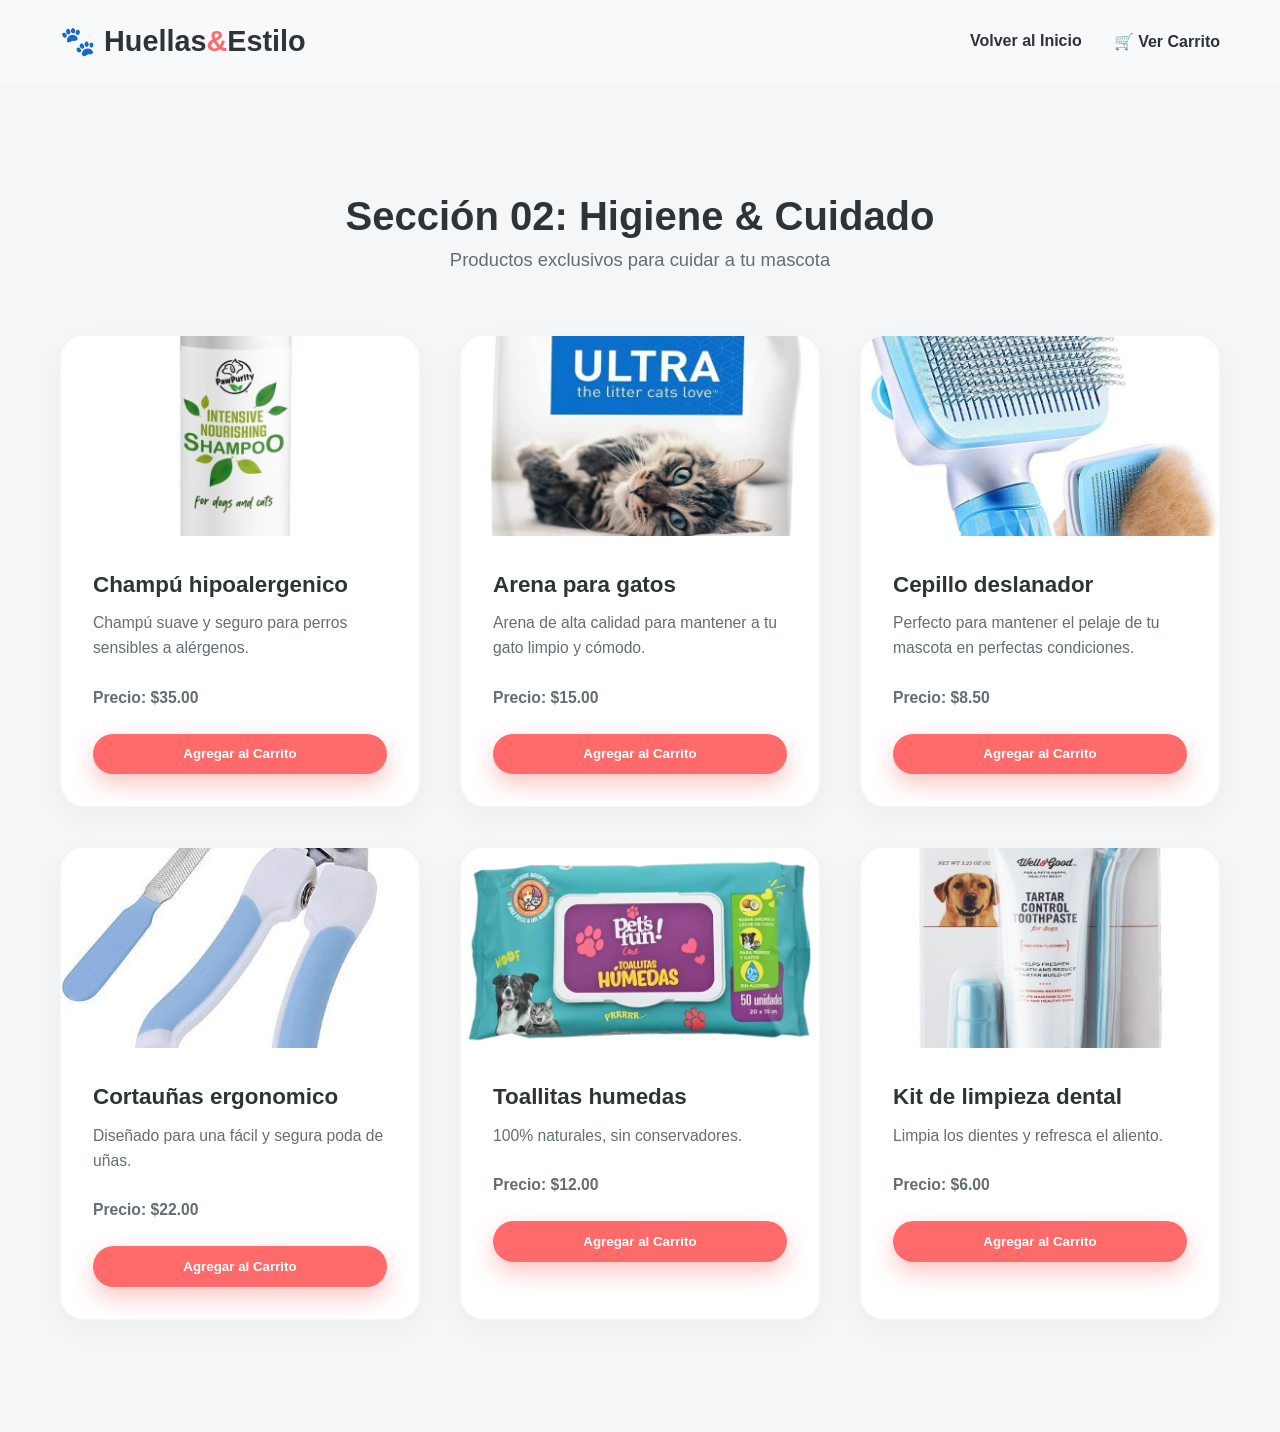
<file: productos/seccion2.html>
<!DOCTYPE html>
<html lang="es">
<head>
    <meta charset="UTF-8">
    <meta name="viewport" content="width=device-width, initial-scale=1.0">
    <title>Higiene & Cuidado | Huellas & Estilo</title>
    <link rel="icon" type="image/png" href="../huellitas.jpg">
    <link rel="stylesheet" href="../style.css">
</head>
<body>

    <header class="navbar">
        <div class="logo">🐾 Huellas<span>&</span>Estilo</div>
        <ul class="nav-links">
            <li><a href="../index.html">Volver al Inicio</a></li>
            <li><a href="../carrito.html">🛒 Ver Carrito</a></li>
        </ul>
    </header>

    <section class="universe-section">
        <div class="container">
            <div class="section-title">
                <h2>Sección 02: Higiene & Cuidado</h2>
                <p>Productos exclusivos para cuidar a tu mascota</p>
            </div>

            <div class="universe-grid">
                <!-- Producto 1 -->
                <div class="universe-card">
                    <!-- Etiqueta de imagen agregada -->
                    <img src="champu.jpg" alt="Champú para Perro" style="width: 100%; height: 200px; object-fit: cover; border-radius: 8px 8px 0 0;">
                    <div class="card-content">
                        <h3>Champú hipoalergenico</h3>
                        <p>Champú suave y seguro para perros sensibles a alérgenos.</p>
                        <p><strong>Precio: $35.00</strong></p>
                        <button class="btn primary-btn btn-agregar" data-nombre="Champú hipoalergenico" data-precio="35.00" style="width: 100%; border: none; cursor: pointer; padding: 0.8rem; border-radius: 50px; font-weight: bold;">
                            Agregar al Carrito
                        </button>
                    </div>
                </div>

                <!-- Producto 2 -->
                <div class="universe-card">
                    <!-- Etiqueta de imagen agregada -->
                    <img src="arena.jpg" alt="Arena para gatos" style="width: 100%; height: 200px; object-fit: cover; border-radius: 8px 8px 0 0;">
                    <div class="card-content">
                        <h3>Arena para gatos</h3>
                        <p>Arena de alta calidad para mantener a tu gato limpio y cómodo.</p>
                        <p><strong>Precio: $15.00</strong></p>
                        <button class="btn primary-btn btn-agregar" data-nombre="Arena para gatos" data-precio="15.00" style="width: 100%; border: none; cursor: pointer; padding: 0.8rem; border-radius: 50px; font-weight: bold;">
                            Agregar al Carrito
                        </button>
                    </div>
                </div>

                <!-- Producto 3 -->
                <div class="universe-card">
                    <!-- Etiqueta de imagen agregada -->
                    <img src="deslanador.jpg" alt="Cepillo deslanador" style="width: 100%; height: 200px; object-fit: cover; border-radius: 8px 8px 0 0;">
                    <div class="card-content">
                        <h3>Cepillo deslanador</h3>
                        <p>Perfecto para mantener el pelaje de tu mascota en perfectas condiciones.</p>
                        <p><strong>Precio: $8.50</strong></p>
                        <button class="btn primary-btn btn-agregar" data-nombre="Cepillo deslanador" data-precio="8.50" style="width: 100%; border: none; cursor: pointer; padding: 0.8rem; border-radius: 50px; font-weight: bold;">
                            Agregar al Carrito
                        </button>
                    </div>
                </div>

                <!-- Producto 4 -->
                <div class="universe-card">
                    <!-- Etiqueta de imagen agregada -->
                    <img src="cortauña.jpg" alt="Cortauñas ergonomico" style="width: 100%; height: 200px; object-fit: cover; border-radius: 8px 8px 0 0;">
                    <div class="card-content">
                        <h3>Cortauñas ergonomico</h3>
                        <p>Diseñado para una fácil y segura poda de uñas.</p>
                        <p><strong>Precio: $22.00</strong></p>
                        <button class="btn primary-btn btn-agregar" data-nombre="Cortauñas ergonomico" data-precio="22.00" style="width: 100%; border: none; cursor: pointer; padding: 0.8rem; border-radius: 50px; font-weight: bold;">
                            Agregar al Carrito
                        </button>
                    </div>
                </div>

                <!-- Producto 5 -->
                <div class="universe-card">
                    <!-- Etiqueta de imagen agregada -->
                    <img src="toallitashumedas.jpg" alt="Toallitas humedas" style="width: 100%; height: 200px; object-fit: cover; border-radius: 8px 8px 0 0;">
                    <div class="card-content">
                        <h3>Toallitas humedas</h3>
                        <p>100% naturales, sin conservadores.</p>
                        <p><strong>Precio: $12.00</strong></p>
                        <button class="btn primary-btn btn-agregar" data-nombre="Toallitas humedas" data-precio="12.00" style="width: 100%; border: none; cursor: pointer; padding: 0.8rem; border-radius: 50px; font-weight: bold;">
                            Agregar al Carrito
                        </button>
                    </div>
                </div>

                <!-- Producto 6 -->
                <div class="universe-card">
                    <!-- Etiqueta de imagen agregada -->
                    <img src="kitcepillo.jpg" alt="Kit de limpieza dental" style="width: 100%; height: 200px; object-fit: cover; border-radius: 8px 8px 0 0;">
                    <div class="card-content">
                        <h3>Kit de limpieza dental</h3>
                        <p>Limpia los dientes y refresca el aliento.</p>
                        <p><strong>Precio: $6.00</strong></p>
                        <button class="btn primary-btn btn-agregar" data-nombre="Kit de limpieza dental" data-precio="6.00" style="width: 100%; border: none; cursor: pointer; padding: 0.8rem; border-radius: 50px; font-weight: bold;">
                            Agregar al Carrito
                        </button>
                    </div>
                </div>

            </div>
        </div>
    </section>

    <!-- LÓGICA PARA ENVIAR AL CARRITO -->
    <script>
        document.addEventListener("DOMContentLoaded", () => {
            const botonesAgregar = document.querySelectorAll(".btn-agregar");

            botonesAgregar.forEach(boton => {
                boton.addEventListener("click", (e) => {
                    e.preventDefault(); 

                    const nombreProducto = boton.getAttribute("data-nombre");
                    const precioProducto = parseFloat(boton.getAttribute("data-precio"));

                    let carrito = JSON.parse(localStorage.getItem("carrito")) || [];
                    const index = carrito.findIndex(prod => prod.nombre === nombreProducto);

                    if (index !== -1) {
                        carrito[index].cantidad += 1;
                    } else {
                        carrito.push({
                            nombre: nombreProducto,
                            precio: precioProducto,
                            cantidad: 1
                        });
                    }

                    localStorage.setItem("carrito", JSON.stringify(carrito));

                    // Redirige al carrito usando la ruta relativa correcta
                    window.location.href = "../carrito.html";
                });
            });
        });
    </script>
</body>
</html>
</file>
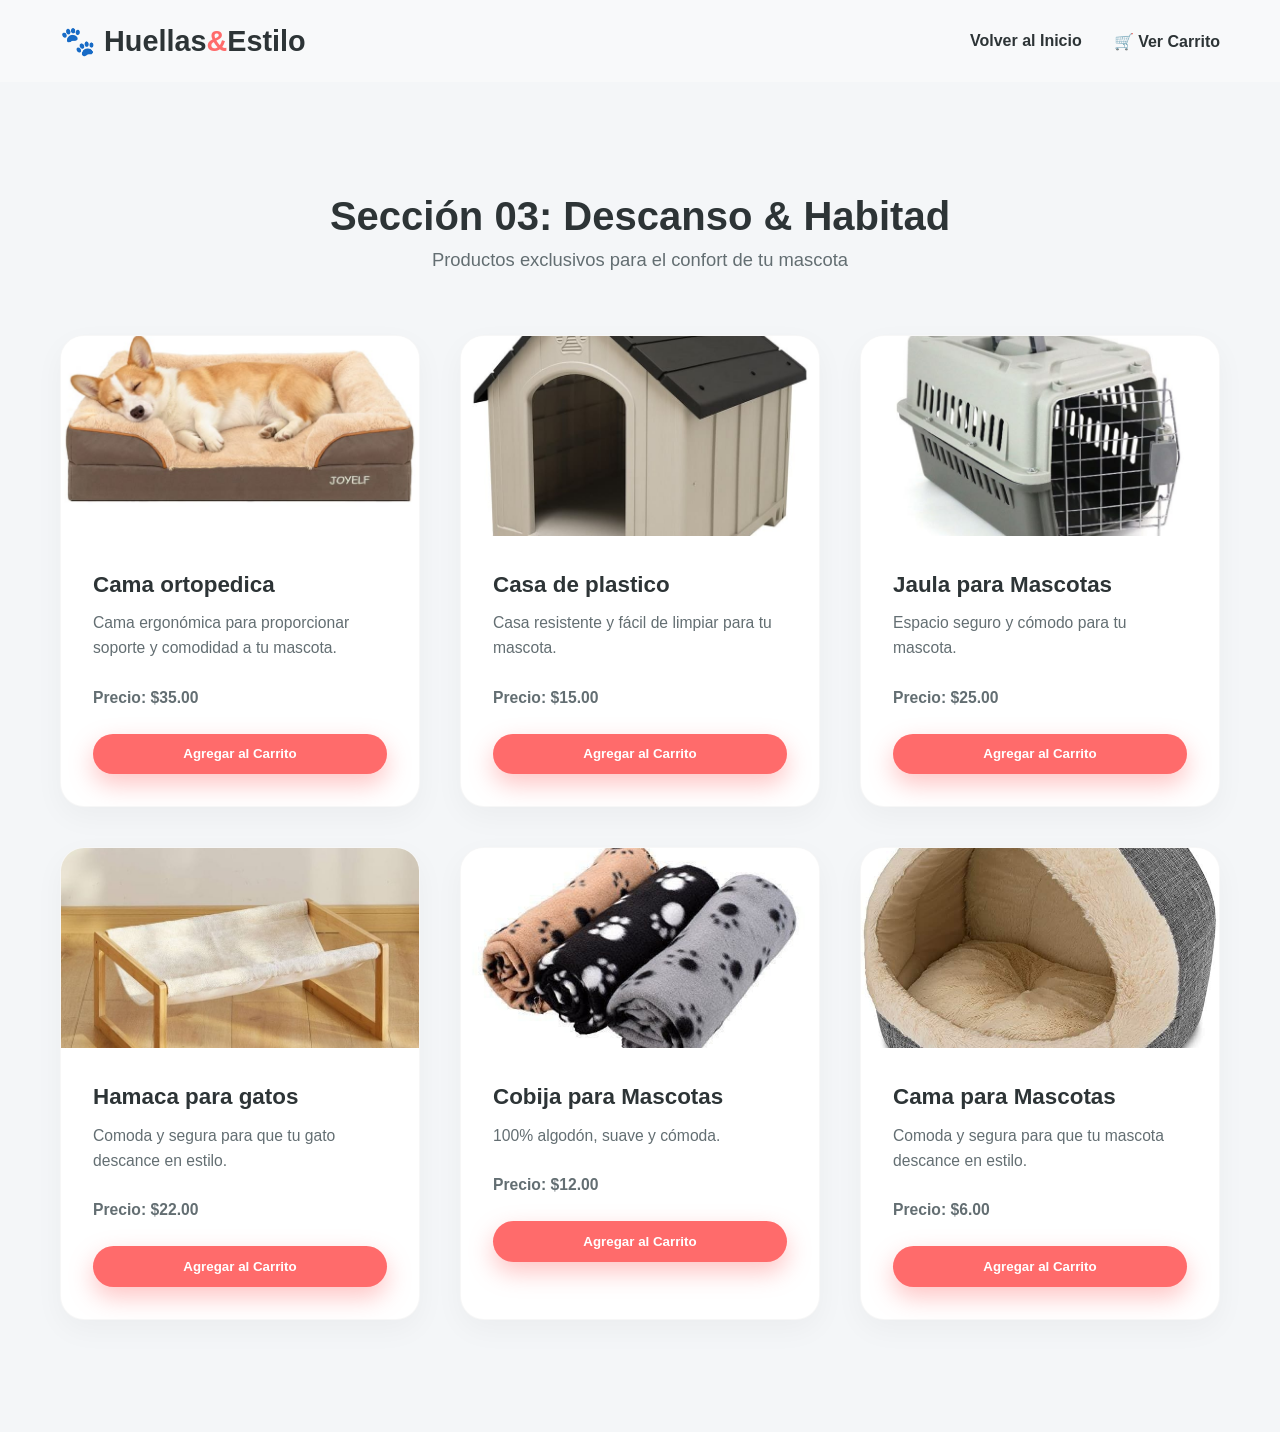
<file: productos/seccion3.html>
<!DOCTYPE html>
<html lang="es">
<head>
    <meta charset="UTF-8">
    <meta name="viewport" content="width=device-width, initial-scale=1.0">
    <title>Descanso & Habitad | Huellas & Estilo</title>
    <link rel="icon" type="image/png" href="../huellitas.jpg">
    <link rel="stylesheet" href="../style.css">
</head>
<body>

    <header class="navbar">
        <div class="logo">🐾 Huellas<span>&</span>Estilo</div>
        <ul class="nav-links">
            <li><a href="../index.html">Volver al Inicio</a></li>
            <li><a href="../carrito.html">🛒 Ver Carrito</a></li>
        </ul>
    </header>

    <section class="universe-section">
        <div class="container">
            <div class="section-title">
                <h2>Sección 03: Descanso & Habitad</h2>
                <p>Productos exclusivos para el confort de tu mascota</p>
            </div>

            <div class="universe-grid">
                <!-- Producto 1 -->
                <div class="universe-card">
                    <!-- Etiqueta de imagen agregada -->
                    <img src="camaortopedica.jpg" alt="Cama ortopedica" style="width: 100%; height: 200px; object-fit: cover; border-radius: 8px 8px 0 0;">
                    <div class="card-content">
                        <h3>Cama ortopedica</h3>
                        <p>Cama ergonómica para proporcionar soporte y comodidad a tu mascota.</p>
                        <p><strong>Precio: $35.00</strong></p>
                        <button class="btn primary-btn btn-agregar" data-nombre="Cama ortopedica" data-precio="35.00" style="width: 100%; border: none; cursor: pointer; padding: 0.8rem; border-radius: 50px; font-weight: bold;">
                            Agregar al Carrito
                        </button>
                    </div>
                </div>

                <!-- Producto 2 -->
                <div class="universe-card">
                    <!-- Etiqueta de imagen agregada -->
                    <img src="casa.jpg" alt="Casa de plastico" style="width: 100%; height: 200px; object-fit: cover; border-radius: 8px 8px 0 0;">
                    <div class="card-content">
                        <h3>Casa de plastico</h3>
                        <p>Casa resistente y fácil de limpiar para tu mascota.</p>
                        <p><strong>Precio: $15.00</strong></p>
                        <button class="btn primary-btn btn-agregar" data-nombre="Casa de plastico" data-precio="15.00" style="width: 100%; border: none; cursor: pointer; padding: 0.8rem; border-radius: 50px; font-weight: bold;">
                            Agregar al Carrito
                        </button>
                    </div>
                </div>

                <!-- Producto 3 -->
                <div class="universe-card">
                    <!-- Etiqueta de imagen agregada -->
                    <img src="jaula.jpg" alt="Jaula para Mascotas" style="width: 100%; height: 200px; object-fit: cover; border-radius: 8px 8px 0 0;">
                    <div class="card-content">
                        <h3>Jaula para Mascotas</h3>
                        <p>Espacio seguro y cómodo para tu mascota.</p>
                        <p><strong>Precio: $25.00</strong></p>
                        <button class="btn primary-btn btn-agregar" data-nombre="Jaula para Mascotas" data-precio="25.00" style="width: 100%; border: none; cursor: pointer; padding: 0.8rem; border-radius: 50px; font-weight: bold;">
                            Agregar al Carrito
                        </button>
                    </div>
                </div>

                <!-- Producto 4 -->
                <div class="universe-card">
                    <!-- Etiqueta de imagen agregada -->
                    <img src="hamaca.jpg" alt="Hamaca para gatos" style="width: 100%; height: 200px; object-fit: cover; border-radius: 8px 8px 0 0;">
                    <div class="card-content">
                        <h3>Hamaca para gatos</h3>
                        <p>Comoda y segura para que tu gato descance en estilo.</p>
                        <p><strong>Precio: $22.00</strong></p>
                        <button class="btn primary-btn btn-agregar" data-nombre="Hamaca para gatos" data-precio="22.00" style="width: 100%; border: none; cursor: pointer; padding: 0.8rem; border-radius: 50px; font-weight: bold;">
                            Agregar al Carrito
                        </button>
                    </div>
                </div>

                <!-- Producto 5 -->
                <div class="universe-card">
                    <!-- Etiqueta de imagen agregada -->
                    <img src="cobija.jpg" alt="Cobija para Mascotas" style="width: 100%; height: 200px; object-fit: cover; border-radius: 8px 8px 0 0;">
                    <div class="card-content">
                        <h3>Cobija para Mascotas</h3>
                        <p>100% algodón, suave y cómoda.</p>
                        <p><strong>Precio: $12.00</strong></p>
                        <button class="btn primary-btn btn-agregar" data-nombre="Cobija para Mascotas" data-precio="12.00" style="width: 100%; border: none; cursor: pointer; padding: 0.8rem; border-radius: 50px; font-weight: bold;">
                            Agregar al Carrito
                        </button>
                    </div>
                </div>

                <!-- Producto 6 -->
                <div class="universe-card">
                    <!-- Etiqueta de imagen agregada -->
                    <img src="cama.jpg" alt="Cama para Mascotas" style="width: 100%; height: 200px; object-fit: cover; border-radius: 8px 8px 0 0;">
                    <div class="card-content">
                        <h3>Cama para Mascotas</h3>
                        <p>Comoda y segura para que tu mascota descance en estilo.</p>
                        <p><strong>Precio: $6.00</strong></p>
                        <button class="btn primary-btn btn-agregar" data-nombre="" data-precio="6.00" style="width: 100%; border: none; cursor: pointer; padding: 0.8rem; border-radius: 50px; font-weight: bold;">
                            Agregar al Carrito
                        </button>
                    </div>
                </div>

            </div>
        </div>
    </section>

    <!-- LÓGICA PARA ENVIAR AL CARRITO -->
    <script>
        document.addEventListener("DOMContentLoaded", () => {
            const botonesAgregar = document.querySelectorAll(".btn-agregar");

            botonesAgregar.forEach(boton => {
                boton.addEventListener("click", (e) => {
                    e.preventDefault(); 

                    const nombreProducto = boton.getAttribute("data-nombre");
                    const precioProducto = parseFloat(boton.getAttribute("data-precio"));

                    let carrito = JSON.parse(localStorage.getItem("carrito")) || [];
                    const index = carrito.findIndex(prod => prod.nombre === nombreProducto);

                    if (index !== -1) {
                        carrito[index].cantidad += 1;
                    } else {
                        carrito.push({
                            nombre: nombreProducto,
                            precio: precioProducto,
                            cantidad: 1
                        });
                    }

                    localStorage.setItem("carrito", JSON.stringify(carrito));

                    // Redirige al carrito usando la ruta relativa correcta
                    window.location.href = "../carrito.html";
                });
            });
        });
    </script>
</body>
</html>
</file>
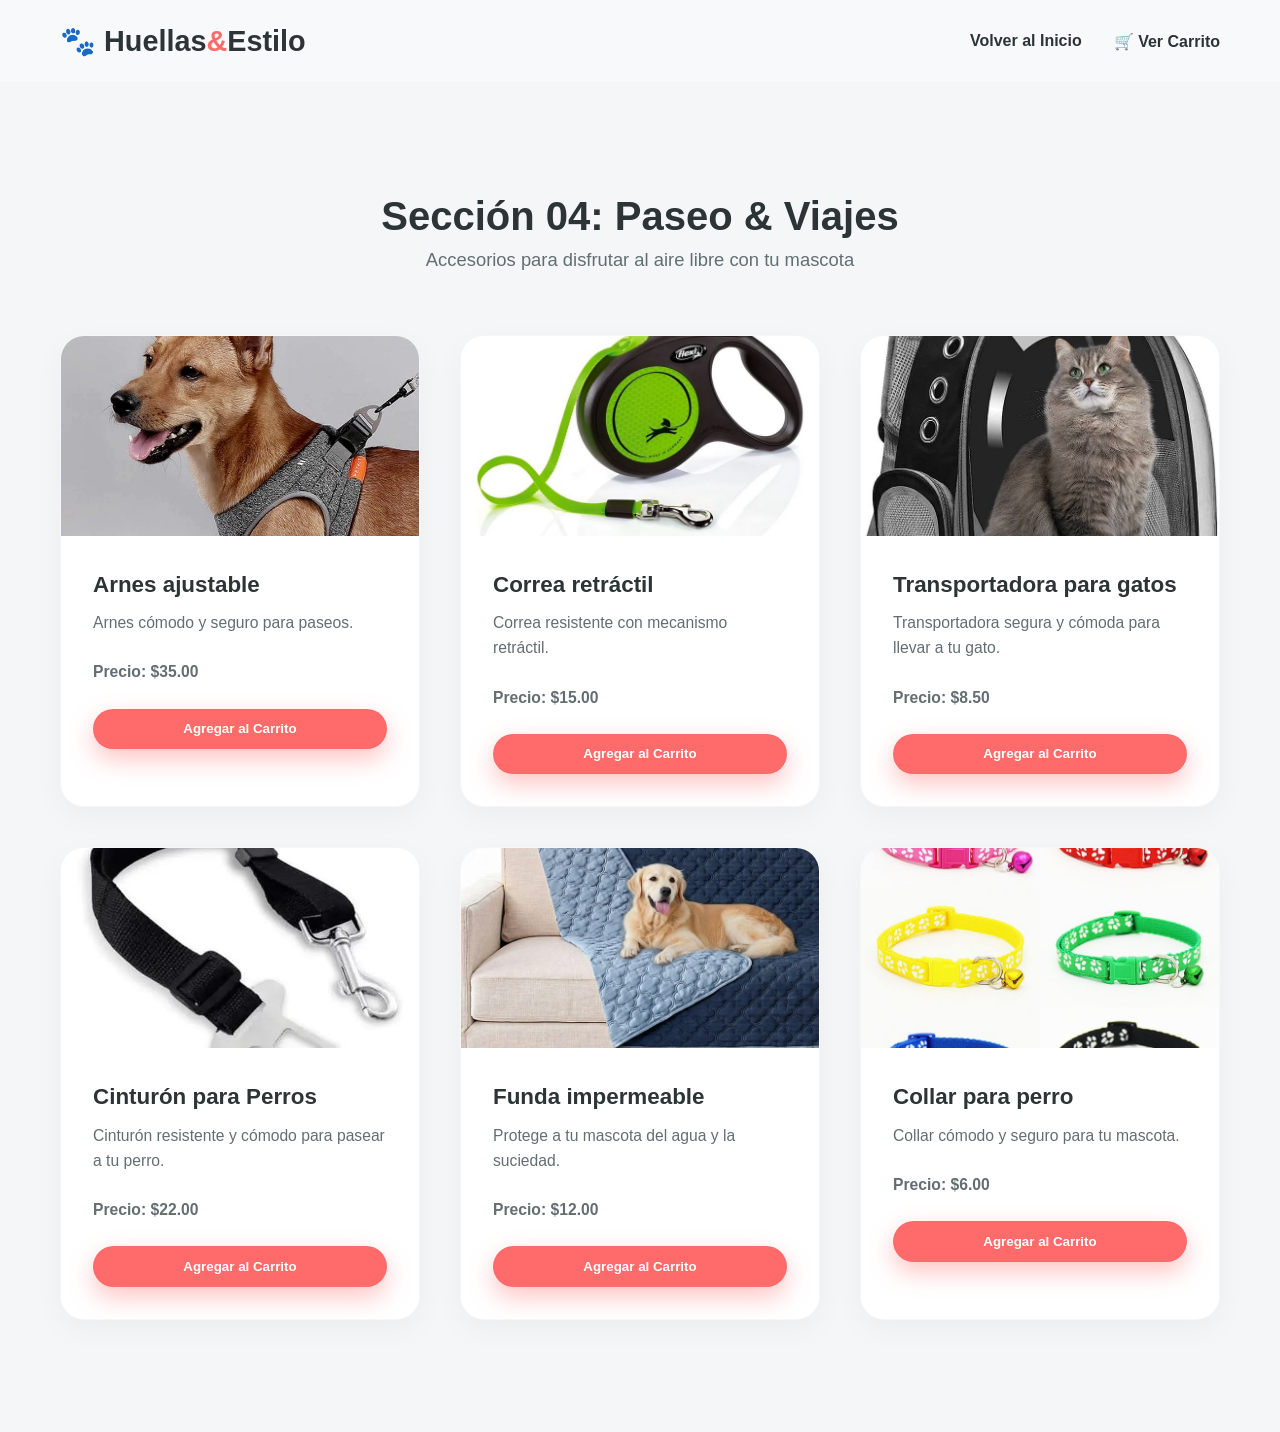
<file: productos/seccion4.html>
<!DOCTYPE html>
<html lang="es">
<head>
    <meta charset="UTF-8">
    <meta name="viewport" content="width=device-width, initial-scale=1.0">
    <title>Paseo & Viajes | Huellas & Estilo</title>
    <link rel="icon" type="image/png" href="../huellitas.jpg">
    <link rel="stylesheet" href="../style.css">
</head>
<body>

    <header class="navbar">
        <div class="logo">🐾 Huellas<span>&</span>Estilo</div>
        <ul class="nav-links">
            <li><a href="../index.html">Volver al Inicio</a></li>
            <li><a href="../carrito.html">🛒 Ver Carrito</a></li>
        </ul>
    </header>

    <section class="universe-section">
        <div class="container">
            <div class="section-title">
                <h2>Sección 04: Paseo & Viajes</h2>
                <p>Accesorios para disfrutar al aire libre con tu mascota</p>
            </div>

            <div class="universe-grid">
                <!-- Producto 1 -->
                <div class="universe-card">
                    <!-- Etiqueta de imagen agregada -->
                    <img src="arnes.jpg" alt="Arnes ajustable" style="width: 100%; height: 200px; object-fit: cover; border-radius: 8px 8px 0 0;">
                    <div class="card-content">
                        <h3>Arnes ajustable</h3>
                        <p>Arnes cómodo y seguro para paseos.</p>
                        <p><strong>Precio: $35.00</strong></p>
                        <button class="btn primary-btn btn-agregar" data-nombre="Arnes ajustable" data-precio="35.00" style="width: 100%; border: none; cursor: pointer; padding: 0.8rem; border-radius: 50px; font-weight: bold;">
                            Agregar al Carrito
                        </button>
                    </div>
                </div>

                <!-- Producto 2 -->
                <div class="universe-card">
                    <!-- Etiqueta de imagen agregada -->
                    <img src="correa.jpg" alt="Correa retráctil" style="width: 100%; height: 200px; object-fit: cover; border-radius: 8px 8px 0 0;">
                    <div class="card-content">
                        <h3>Correa retráctil</h3>
                        <p>Correa resistente con mecanismo retráctil.</p>
                        <p><strong>Precio: $15.00</strong></p>
                        <button class="btn primary-btn btn-agregar" data-nombre="Correa retráctil" data-precio="15.00" style="width: 100%; border: none; cursor: pointer; padding: 0.8rem; border-radius: 50px; font-weight: bold;">
                            Agregar al Carrito
                        </button>
                    </div>
                </div>

                <!-- Producto 3 -->
                <div class="universe-card">
                    <!-- Etiqueta de imagen agregada -->
                    <img src="mochila.jpg" alt="Transportadora para gatos" style="width: 100%; height: 200px; object-fit: cover; border-radius: 8px 8px 0 0;">
                    <div class="card-content">
                        <h3>Transportadora para gatos</h3>
                        <p>Transportadora segura y cómoda para llevar a tu gato.</p>
                        <p><strong>Precio: $8.50</strong></p>
                        <button class="btn primary-btn btn-agregar" data-nombre="Transportadora para gatos" data-precio="8.50" style="width: 100%; border: none; cursor: pointer; padding: 0.8rem; border-radius: 50px; font-weight: bold;">
                            Agregar al Carrito
                        </button>
                    </div>
                </div>

                <!-- Producto 4 -->
                <div class="universe-card">
                    <!-- Etiqueta de imagen agregada -->
                    <img src="cinturon.jpg" alt="Cinturón para Perros" style="width: 100%; height: 200px; object-fit: cover; border-radius: 8px 8px 0 0;">
                    <div class="card-content">
                        <h3>Cinturón para Perros</h3>
                        <p>Cinturón resistente y cómodo para pasear a tu perro.</p>
                        <p><strong>Precio: $22.00</strong></p>
                        <button class="btn primary-btn btn-agregar" data-nombre="Cinturón para Perros" data-precio="22.00" style="width: 100%; border: none; cursor: pointer; padding: 0.8rem; border-radius: 50px; font-weight: bold;">
                            Agregar al Carrito
                        </button>
                    </div>
                </div>

                <!-- Producto 5 -->
                <div class="universe-card">
                    <!-- Etiqueta de imagen agregada -->
                    <img src="impermeable.jpg" alt="Funda impermeable" style="width: 100%; height: 200px; object-fit: cover; border-radius: 8px 8px 0 0;">
                    <div class="card-content">
                        <h3>Funda impermeable</h3>
                        <p>Protege a tu mascota del agua y la suciedad.</p>
                        <p><strong>Precio: $12.00</strong></p>
                        <button class="btn primary-btn btn-agregar" data-nombre="Funda impermeable" data-precio="12.00" style="width: 100%; border: none; cursor: pointer; padding: 0.8rem; border-radius: 50px; font-weight: bold;">
                            Agregar al Carrito
                        </button>
                    </div>
                </div>

                <!-- Producto 6 -->
                <div class="universe-card">
                    <!-- Etiqueta de imagen agregada -->
                    <img src="collar.jpg" alt="Collar para perros" style="width: 100%; height: 200px; object-fit: cover; border-radius: 8px 8px 0 0;">
                    <div class="card-content">
                        <h3>Collar para perro</h3>
                        <p>Collar cómodo y seguro para tu mascota.</p>
                        <p><strong>Precio: $6.00</strong></p>
                        <button class="btn primary-btn btn-agregar" data-nombre="Collar para perros" data-precio="6.00" style="width: 100%; border: none; cursor: pointer; padding: 0.8rem; border-radius: 50px; font-weight: bold;">
                            Agregar al Carrito
                        </button>
                    </div>
                </div>

            </div>
        </div>
    </section>

    <!-- LÓGICA PARA ENVIAR AL CARRITO -->
    <script>
        document.addEventListener("DOMContentLoaded", () => {
            const botonesAgregar = document.querySelectorAll(".btn-agregar");

            botonesAgregar.forEach(boton => {
                boton.addEventListener("click", (e) => {
                    e.preventDefault(); 

                    const nombreProducto = boton.getAttribute("data-nombre");
                    const precioProducto = parseFloat(boton.getAttribute("data-precio"));

                    let carrito = JSON.parse(localStorage.getItem("carrito")) || [];
                    const index = carrito.findIndex(prod => prod.nombre === nombreProducto);

                    if (index !== -1) {
                        carrito[index].cantidad += 1;
                    } else {
                        carrito.push({
                            nombre: nombreProducto,
                            precio: precioProducto,
                            cantidad: 1
                        });
                    }

                    localStorage.setItem("carrito", JSON.stringify(carrito));

                    // Redirige al carrito usando la ruta relativa correcta
                    window.location.href = "../carrito.html";
                });
            });
        });
    </script>
</body>
</html>
</file>
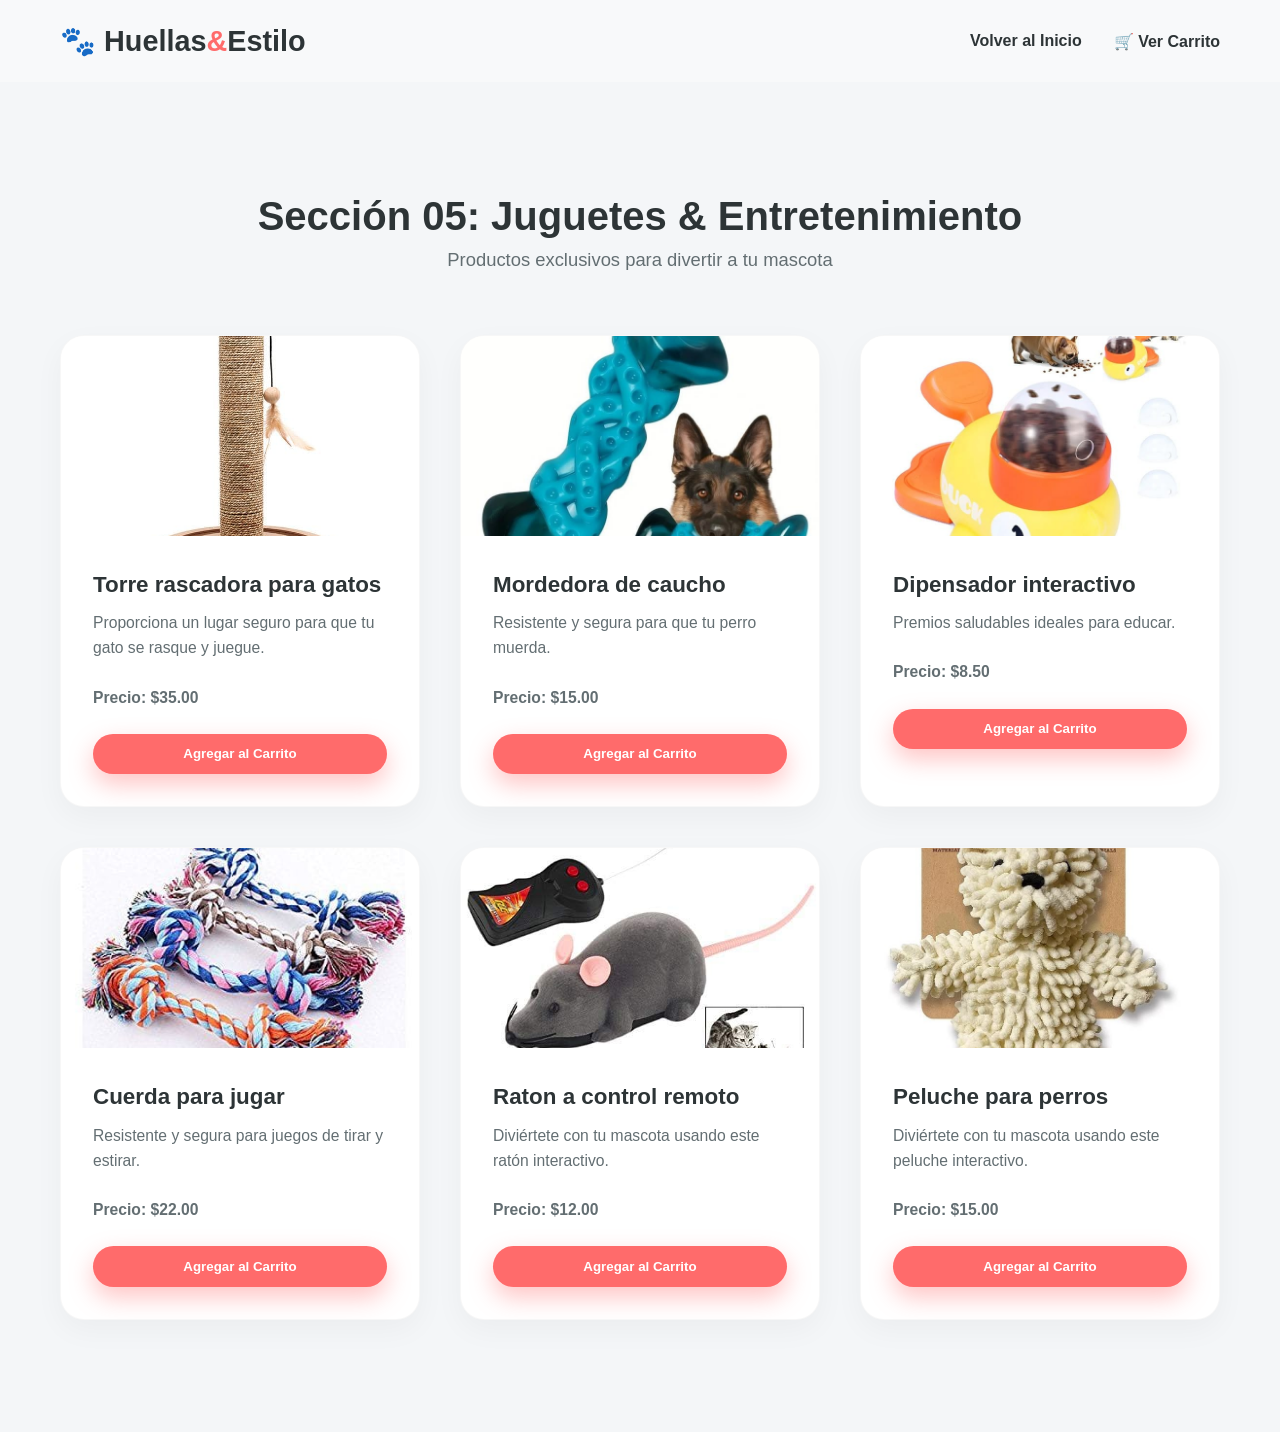
<file: productos/seccion5.html>
<!DOCTYPE html>
<html lang="es">
<head>
    <meta charset="UTF-8">
    <meta name="viewport" content="width=device-width, initial-scale=1.0">
    <title>Juguetes & Entretenimiento | Huellas & Estilo</title>
    <link rel="icon" type="image/png" href="../huellitas.jpg">
    <link rel="stylesheet" href="../style.css">
</head>
<body>

    <header class="navbar">
        <div class="logo">🐾 Huellas<span>&</span>Estilo</div>
        <ul class="nav-links">
            <li><a href="../index.html">Volver al Inicio</a></li>
            <li><a href="../carrito.html">🛒 Ver Carrito</a></li>
        </ul>
    </header>

    <section class="universe-section">
        <div class="container">
            <div class="section-title">
                <h2>Sección 05: Juguetes & Entretenimiento</h2>
                <p>Productos exclusivos para divertir a tu mascota</p>
            </div>

            <div class="universe-grid">
                <!-- Producto 1 -->
                <div class="universe-card">
                    <!-- Etiqueta de imagen agregada -->
                    <img src="rascador.jpg" alt="Torre rascadora para gatos" style="width: 100%; height: 200px; object-fit: cover; border-radius: 8px 8px 0 0;">
                    <div class="card-content">
                        <h3>Torre rascadora para gatos</h3>
                        <p>Proporciona un lugar seguro para que tu gato se rasque y juegue.</p>
                        <p><strong>Precio: $35.00</strong></p>
                        <button class="btn primary-btn btn-agregar" data-nombre="Torre rascadora para gatos" data-precio="35.00" style="width: 100%; border: none; cursor: pointer; padding: 0.8rem; border-radius: 50px; font-weight: bold;">
                            Agregar al Carrito
                        </button>
                    </div>
                </div>

                <!-- Producto 2 -->
                <div class="universe-card">
                    <!-- Etiqueta de imagen agregada -->
                    <img src="mordedor.jpg" alt="Mordedora de caucho" style="width: 100%; height: 200px; object-fit: cover; border-radius: 8px 8px 0 0;">
                    <div class="card-content">
                        <h3>Mordedora de caucho</h3>
                        <p>Resistente y segura para que tu perro muerda.</p>
                        <p><strong>Precio: $15.00</strong></p>
                        <button class="btn primary-btn btn-agregar" data-nombre="Mordedora de caucho" data-precio="15.00" style="width: 100%; border: none; cursor: pointer; padding: 0.8rem; border-radius: 50px; font-weight: bold;">
                            Agregar al Carrito
                        </button>
                    </div>
                </div>

                <!-- Producto 3 -->
                <div class="universe-card">
                    <!-- Etiqueta de imagen agregada -->
                    <img src="interactivo.jpg" alt="Dipensador interactivo" style="width: 100%; height: 200px; object-fit: cover; border-radius: 8px 8px 0 0;">
                    <div class="card-content">
                        <h3>Dipensador interactivo</h3>
                        <p>Premios saludables ideales para educar.</p>
                        <p><strong>Precio: $8.50</strong></p>
                        <button class="btn primary-btn btn-agregar" data-nombre="Dipensador interactivo" data-precio="8.50" style="width: 100%; border: none; cursor: pointer; padding: 0.8rem; border-radius: 50px; font-weight: bold;">
                            Agregar al Carrito
                        </button>
                    </div>
                </div>

                <!-- Producto 4 -->
                <div class="universe-card">
                    <!-- Etiqueta de imagen agregada -->
                    <img src="cuerda.jpg" alt="Cuerda para jugar" style="width: 100%; height: 200px; object-fit: cover; border-radius: 8px 8px 0 0;">
                    <div class="card-content">
                        <h3>Cuerda para jugar</h3>
                        <p>Resistente y segura para juegos de tirar y estirar.</p>
                        <p><strong>Precio: $22.00</strong></p>
                        <button class="btn primary-btn btn-agregar" data-nombre="Cuerda para jugar" data-precio="22.00" style="width: 100%; border: none; cursor: pointer; padding: 0.8rem; border-radius: 50px; font-weight: bold;">
                            Agregar al Carrito
                        </button>
                    </div>
                </div>

                <!-- Producto 5 -->
                <div class="universe-card">
                    <!-- Etiqueta de imagen agregada -->
                    <img src="raton.jpg" alt="Raton a control remoto" style="width: 100%; height: 200px; object-fit: cover; border-radius: 8px 8px 0 0;">
                    <div class="card-content">
                        <h3>Raton a control remoto</h3>
                        <p>Diviértete con tu mascota usando este ratón interactivo.</p>
                        <p><strong>Precio: $12.00</strong></p>
                        <button class="btn primary-btn btn-agregar" data-nombre="Raton a control remoto" data-precio="12.00" style="width: 100%; border: none; cursor: pointer; padding: 0.8rem; border-radius: 50px; font-weight: bold;">
                            Agregar al Carrito
                        </button>
                    </div>
                </div>

                <!-- Producto 6 -->
                <div class="universe-card">
                    <!-- Etiqueta de imagen agregada -->
                    <img src="peluche.jpg" alt="Peluche de Juguete" style="width: 100%; height: 200px; object-fit: cover; border-radius: 8px 8px 0 0;">
                    <div class="card-content">
                        <h3>Peluche para perros</h3>
                        <p>Diviértete con tu mascota usando este peluche interactivo.</p>
                        <p><strong>Precio: $15.00</strong></p>
                        <button class="btn primary-btn btn-agregar" data-nombre="Peluche para perros" data-precio="15.00" style="width: 100%; border: none; cursor: pointer; padding: 0.8rem; border-radius: 50px; font-weight: bold;">
                            Agregar al Carrito
                        </button>
                    </div>
                </div>

            </div>
        </div>
    </section>

    <!-- LÓGICA PARA ENVIAR AL CARRITO -->
    <script>
        document.addEventListener("DOMContentLoaded", () => {
            const botonesAgregar = document.querySelectorAll(".btn-agregar");

            botonesAgregar.forEach(boton => {
                boton.addEventListener("click", (e) => {
                    e.preventDefault(); 

                    const nombreProducto = boton.getAttribute("data-nombre");
                    const precioProducto = parseFloat(boton.getAttribute("data-precio"));

                    let carrito = JSON.parse(localStorage.getItem("carrito")) || [];
                    const index = carrito.findIndex(prod => prod.nombre === nombreProducto);

                    if (index !== -1) {
                        carrito[index].cantidad += 1;
                    } else {
                        carrito.push({
                            nombre: nombreProducto,
                            precio: precioProducto,
                            cantidad: 1
                        });
                    }

                    localStorage.setItem("carrito", JSON.stringify(carrito));

                    // Redirige al carrito usando la ruta relativa correcta
                    window.location.href = "../carrito.html";
                });
            });
        });
    </script>
</body>
</html>
</file>
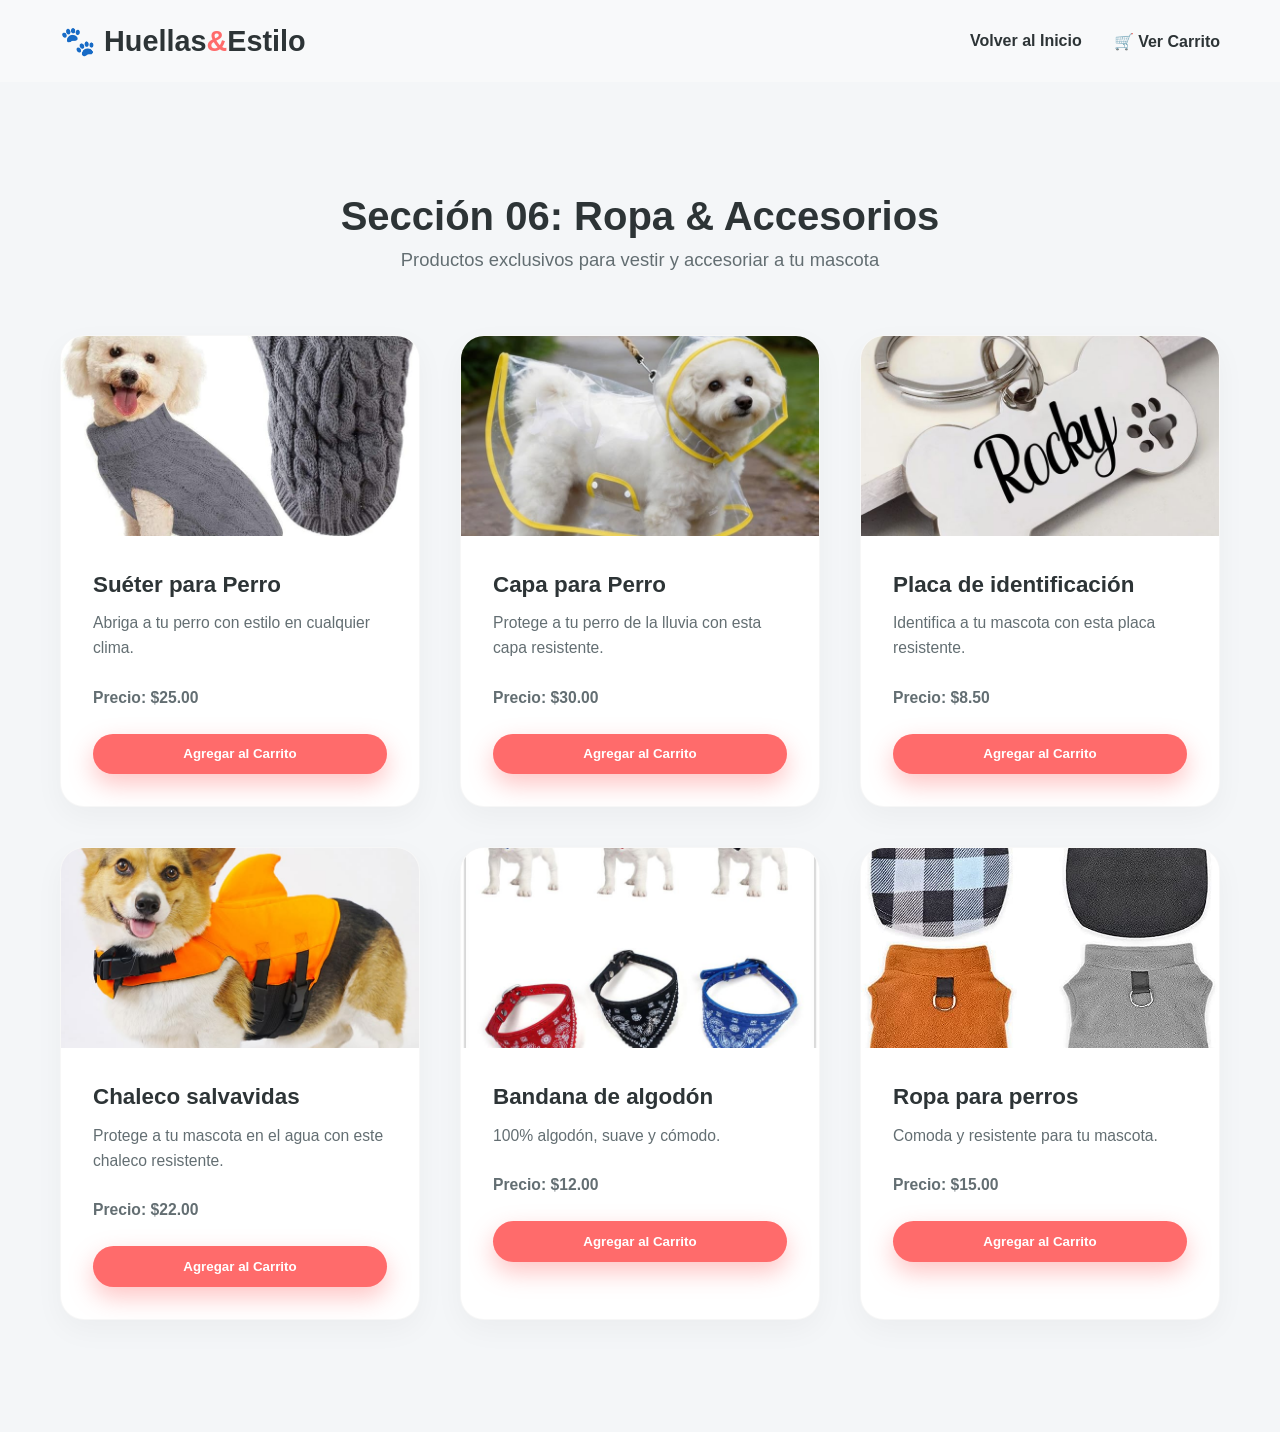
<file: productos/seccion6.html>
<!DOCTYPE html>
<html lang="es">
<head>
    <meta charset="UTF-8">
    <meta name="viewport" content="width=device-width, initial-scale=1.0">
    <title>Ropa & Accesorios | Huellas & Estilo</title>
    <link rel="icon" type="image/png" href="../huellitas.jpg">
    <link rel="stylesheet" href="../style.css">
</head>
<body>

    <header class="navbar">
        <div class="logo">🐾 Huellas<span>&</span>Estilo</div>
        <ul class="nav-links">
            <li><a href="../index.html">Volver al Inicio</a></li>
            <li><a href="../carrito.html">🛒 Ver Carrito</a></li>
        </ul>
    </header>

    <section class="universe-section">
        <div class="container">
            <div class="section-title">
                <h2>Sección 06: Ropa & Accesorios</h2>
                <p>Productos exclusivos para vestir y accesoriar a tu mascota</p>
            </div>

            <div class="universe-grid">
                <!-- Producto 1 -->
                <div class="universe-card">
                    <!-- Etiqueta de imagen agregada -->
                    <img src="sueter.jpg" alt="Suéter para Perro" style="width: 100%; height: 200px; object-fit: cover; border-radius: 8px 8px 0 0;">
                    <div class="card-content">
                        <h3>Suéter para Perro</h3>
                        <p>Abriga a tu perro con estilo en cualquier clima.</p>
                        <p><strong>Precio: $25.00</strong></p>
                        <button class="btn primary-btn btn-agregar" data-nombre="Suéter para Perro" data-precio="25.00" style="width: 100%; border: none; cursor: pointer; padding: 0.8rem; border-radius: 50px; font-weight: bold;">
                            Agregar al Carrito
                        </button>
                    </div>
                </div>

                <!-- Producto 2 -->
                <div class="universe-card">
                    <!-- Etiqueta de imagen agregada -->
                    <img src="capa.jpg" alt="Capa para Perro" style="width: 100%; height: 200px; object-fit: cover; border-radius: 8px 8px 0 0;">
                    <div class="card-content">
                        <h3>Capa para Perro</h3>
                        <p>Protege a tu perro de la lluvia con esta capa resistente.</p>
                        <p><strong>Precio: $30.00</strong></p>
                        <button class="btn primary-btn btn-agregar" data-nombre="Capa para Perro" data-precio="30.00" style="width: 100%; border: none; cursor: pointer; padding: 0.8rem; border-radius: 50px; font-weight: bold;">
                            Agregar al Carrito
                        </button>
                    </div>
                </div>

                <!-- Producto 3 -->
                <div class="universe-card">
                    <!-- Etiqueta de imagen agregada -->
                    <img src="placa.jpg" alt="Placa de identificación" style="width: 100%; height: 200px; object-fit: cover; border-radius: 8px 8px 0 0;">
                    <div class="card-content">
                        <h3>Placa de identificación</h3>
                        <p>Identifica a tu mascota con esta placa resistente.</p>
                        <p><strong>Precio: $8.50</strong></p>
                        <button class="btn primary-btn btn-agregar" data-nombre="Placa de identificación" data-precio="8.50" style="width: 100%; border: none; cursor: pointer; padding: 0.8rem; border-radius: 50px; font-weight: bold;">
                            Agregar al Carrito
                        </button>
                    </div>
                </div>

                <!-- Producto 4 -->
                <div class="universe-card">
                    <!-- Etiqueta de imagen agregada -->
                    <img src="lluvia.jpg" alt="Chaleco salvavidas" style="width: 100%; height: 200px; object-fit: cover; border-radius: 8px 8px 0 0;">
                    <div class="card-content">
                        <h3>Chaleco salvavidas</h3>
                        <p>Protege a tu mascota en el agua con este chaleco resistente.</p>
                        <p><strong>Precio: $22.00</strong></p>
                        <button class="btn primary-btn btn-agregar" data-nombre="Chaleco salvavidas" data-precio="22.00" style="width: 100%; border: none; cursor: pointer; padding: 0.8rem; border-radius: 50px; font-weight: bold;">
                            Agregar al Carrito
                        </button>
                    </div>
                </div>

                <!-- Producto 5 -->
                <div class="universe-card">
                    <!-- Etiqueta de imagen agregada -->
                    <img src="bandana.jpg" alt="Bandana de algodón" style="width: 100%; height: 200px; object-fit: cover; border-radius: 8px 8px 0 0;">
                    <div class="card-content">
                        <h3>Bandana de algodón</h3>
                        <p>100% algodón, suave y cómodo.</p>
                        <p><strong>Precio: $12.00</strong></p>
                        <button class="btn primary-btn btn-agregar" data-nombre="Bandana de algodón" data-precio="12.00" style="width: 100%; border: none; cursor: pointer; padding: 0.8rem; border-radius: 50px; font-weight: bold;">
                            Agregar al Carrito
                        </button>
                    </div>
                </div>

                <!-- Producto 6 -->
                <div class="universe-card">
                    <!-- Etiqueta de imagen agregada -->
                    <img src="ropa.jpg" alt="Ropa para perros" style="width: 100%; height: 200px; object-fit: cover; border-radius: 8px 8px 0 0;">
                    <div class="card-content">
                        <h3>Ropa para perros</h3>
                        <p>Comoda y resistente para tu mascota.</p>
                        <p><strong>Precio: $15.00</strong></p>
                        <button class="btn primary-btn btn-agregar" data-nombre="Ropa para perros" data-precio="15.00" style="width: 100%; border: none; cursor: pointer; padding: 0.8rem; border-radius: 50px; font-weight: bold;">
                            Agregar al Carrito
                        </button>
                    </div>
                </div>

            </div>
        </div>
    </section>

    <!-- LÓGICA PARA ENVIAR AL CARRITO -->
    <script>
        document.addEventListener("DOMContentLoaded", () => {
            const botonesAgregar = document.querySelectorAll(".btn-agregar");

            botonesAgregar.forEach(boton => {
                boton.addEventListener("click", (e) => {
                    e.preventDefault(); 

                    const nombreProducto = boton.getAttribute("data-nombre");
                    const precioProducto = parseFloat(boton.getAttribute("data-precio"));

                    let carrito = JSON.parse(localStorage.getItem("carrito")) || [];
                    const index = carrito.findIndex(prod => prod.nombre === nombreProducto);

                    if (index !== -1) {
                        carrito[index].cantidad += 1;
                    } else {
                        carrito.push({
                            nombre: nombreProducto,
                            precio: precioProducto,
                            cantidad: 1
                        });
                    }

                    localStorage.setItem("carrito", JSON.stringify(carrito));

                    // Redirige al carrito usando la ruta relativa correcta
                    window.location.href = "../carrito.html";
                });
            });
        });
    </script>
</body>
</html>
</file>
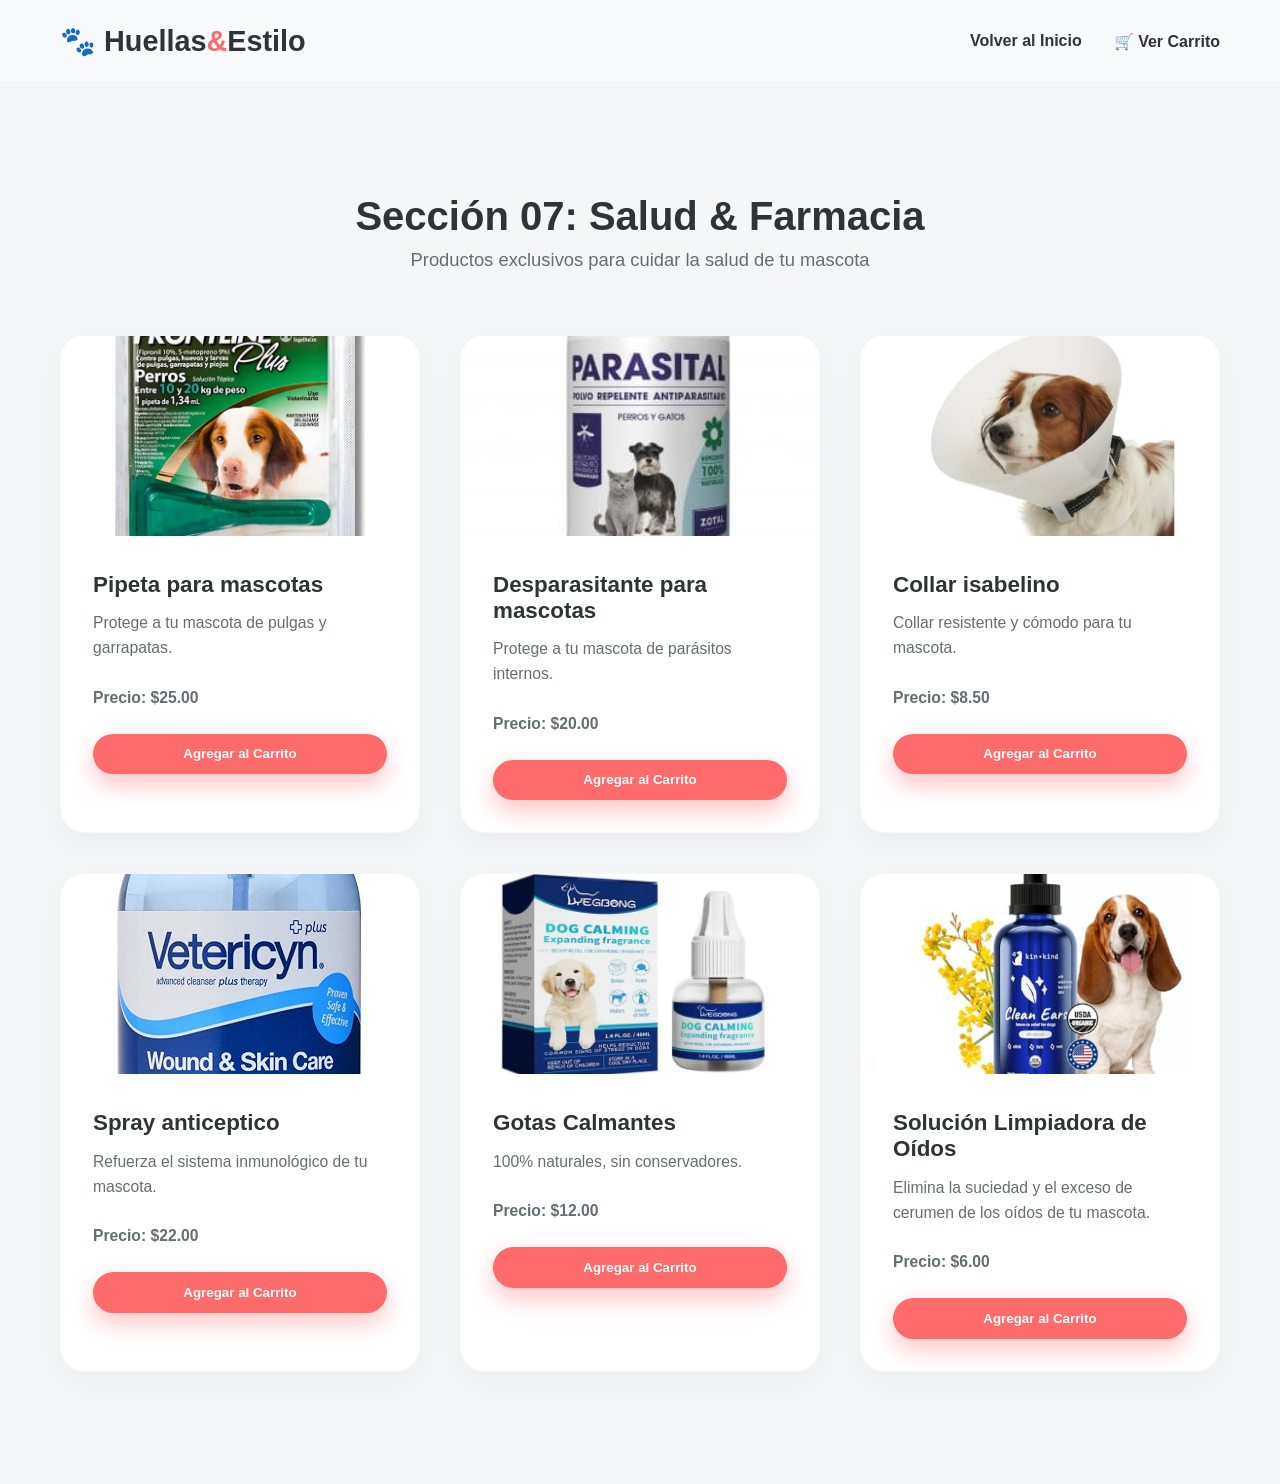
<file: productos/seccion7.html>
<!DOCTYPE html>
<html lang="es">
<head>
    <meta charset="UTF-8">
    <meta name="viewport" content="width=device-width, initial-scale=1.0">
    <title>Salud & Farmacia | Huellas & Estilo</title>
    <link rel="icon" type="image/png" href="../huellitas.jpg">
    <link rel="stylesheet" href="../style.css">
</head>
<body>

    <header class="navbar">
        <div class="logo">🐾 Huellas<span>&</span>Estilo</div>
        <ul class="nav-links">
            <li><a href="../index.html">Volver al Inicio</a></li>
            <li><a href="../carrito.html">🛒 Ver Carrito</a></li>
        </ul>
    </header>

    <section class="universe-section">
        <div class="container">
            <div class="section-title">
                <h2>Sección 07: Salud & Farmacia</h2>
                <p>Productos exclusivos para cuidar la salud de tu mascota</p>
            </div>

            <div class="universe-grid">
                <!-- Producto 1 -->
                <div class="universe-card">
                    <!-- Etiqueta de imagen agregada -->
                    <img src="pipeta.jpg" alt="Pipeta para mascotas" style="width: 100%; height: 200px; object-fit: cover; border-radius: 8px 8px 0 0;">
                    <div class="card-content">
                        <h3>Pipeta para mascotas</h3>
                        <p>Protege a tu mascota de pulgas y garrapatas.</p>
                        <p><strong>Precio: $25.00</strong></p>
                        <button class="btn primary-btn btn-agregar" data-nombre="Pipeta para mascotas" data-precio="25.00" style="width: 100%; border: none; cursor: pointer; padding: 0.8rem; border-radius: 50px; font-weight: bold;">
                            Agregar al Carrito
                        </button>
                    </div>
                </div>

                <!-- Producto 2 -->
                <div class="universe-card">
                    <!-- Etiqueta de imagen agregada -->
                    <img src="desparasitante.jpg" alt="Desparasitante para Perro" style="width: 100%; height: 200px; object-fit: cover; border-radius: 8px 8px 0 0;">
                    <div class="card-content">
                        <h3>Desparasitante para mascotas</h3>
                        <p>Protege a tu mascota de parásitos internos.</p>
                        <p><strong>Precio: $20.00</strong></p>
                        <button class="btn primary-btn btn-agregar" data-nombre="Desparasitante para Perro" data-precio="20.00" style="width: 100%; border: none; cursor: pointer; padding: 0.8rem; border-radius: 50px; font-weight: bold;">
                            Agregar al Carrito
                        </button>
                    </div>
                </div>

                <!-- Producto 3 -->
                <div class="universe-card">
                    <!-- Etiqueta de imagen agregada -->
                    <img src="cono.jpg" alt="Collar isabelino" style="width: 100%; height: 200px; object-fit: cover; border-radius: 8px 8px 0 0;">
                    <div class="card-content">
                        <h3>Collar isabelino</h3>
                        <p>Collar resistente y cómodo para tu mascota.</p>
                        <p><strong>Precio: $8.50</strong></p>
                        <button class="btn primary-btn btn-agregar" data-nombre="Collar isabelino" data-precio="8.50" style="width: 100%; border: none; cursor: pointer; padding: 0.8rem; border-radius: 50px; font-weight: bold;">
                            Agregar al Carrito
                        </button>
                    </div>
                </div>

                <!-- Producto 4 -->
                <div class="universe-card">
                    <!-- Etiqueta de imagen agregada -->
                    <img src="spray.jpg" alt="Spray anticeptico" style="width: 100%; height: 200px; object-fit: cover; border-radius: 8px 8px 0 0;">
                    <div class="card-content">
                        <h3>Spray anticeptico</h3>
                        <p>Refuerza el sistema inmunológico de tu mascota.</p>
                        <p><strong>Precio: $22.00</strong></p>
                        <button class="btn primary-btn btn-agregar" data-nombre="Spray anticeptico" data-precio="22.00" style="width: 100%; border: none; cursor: pointer; padding: 0.8rem; border-radius: 50px; font-weight: bold;">
                            Agregar al Carrito
                        </button>
                    </div>
                </div>

                <!-- Producto 5 -->
                <div class="universe-card">
                    <!-- Etiqueta de imagen agregada -->
                    <img src="gotascalmantes.jpg" alt="Gotas Calmantes" style="width: 100%; height: 200px; object-fit: cover; border-radius: 8px 8px 0 0;">
                    <div class="card-content">
                        <h3>Gotas Calmantes</h3>
                        <p>100% naturales, sin conservadores.</p>
                        <p><strong>Precio: $12.00</strong></p>
                        <button class="btn primary-btn btn-agregar" data-nombre="Gotas Calmantes" data-precio="12.00" style="width: 100%; border: none; cursor: pointer; padding: 0.8rem; border-radius: 50px; font-weight: bold;">
                            Agregar al Carrito
                        </button>
                    </div>
                </div>

                <!-- Producto 6 -->
                <div class="universe-card">
                    <!-- Etiqueta de imagen agregada -->
                    <img src="solucion.jpg" alt="Solución Limpiadora de Oídos" style="width: 100%; height: 200px; object-fit: cover; border-radius: 8px 8px 0 0;">
                    <div class="card-content">
                        <h3>Solución Limpiadora de Oídos</h3>
                        <p>Elimina la suciedad y el exceso de cerumen de los oídos de tu mascota.</p>
                        <p><strong>Precio: $6.00</strong></p>
                        <button class="btn primary-btn btn-agregar" data-nombre="Solución Limpiadora de Oídos" data-precio="6.00" style="width: 100%; border: none; cursor: pointer; padding: 0.8rem; border-radius: 50px; font-weight: bold;">
                            Agregar al Carrito
                        </button>
                    </div>
                </div>

            </div>
        </div>
    </section>

    <!-- LÓGICA PARA ENVIAR AL CARRITO -->
    <script>
        document.addEventListener("DOMContentLoaded", () => {
            const botonesAgregar = document.querySelectorAll(".btn-agregar");

            botonesAgregar.forEach(boton => {
                boton.addEventListener("click", (e) => {
                    e.preventDefault(); 

                    const nombreProducto = boton.getAttribute("data-nombre");
                    const precioProducto = parseFloat(boton.getAttribute("data-precio"));

                    let carrito = JSON.parse(localStorage.getItem("carrito")) || [];
                    const index = carrito.findIndex(prod => prod.nombre === nombreProducto);

                    if (index !== -1) {
                        carrito[index].cantidad += 1;
                    } else {
                        carrito.push({
                            nombre: nombreProducto,
                            precio: precioProducto,
                            cantidad: 1
                        });
                    }

                    localStorage.setItem("carrito", JSON.stringify(carrito));

                    // Redirige al carrito usando la ruta relativa correcta
                    window.location.href = "../carrito.html";
                });
            });
        });
    </script>
</body>
</html>
</file>
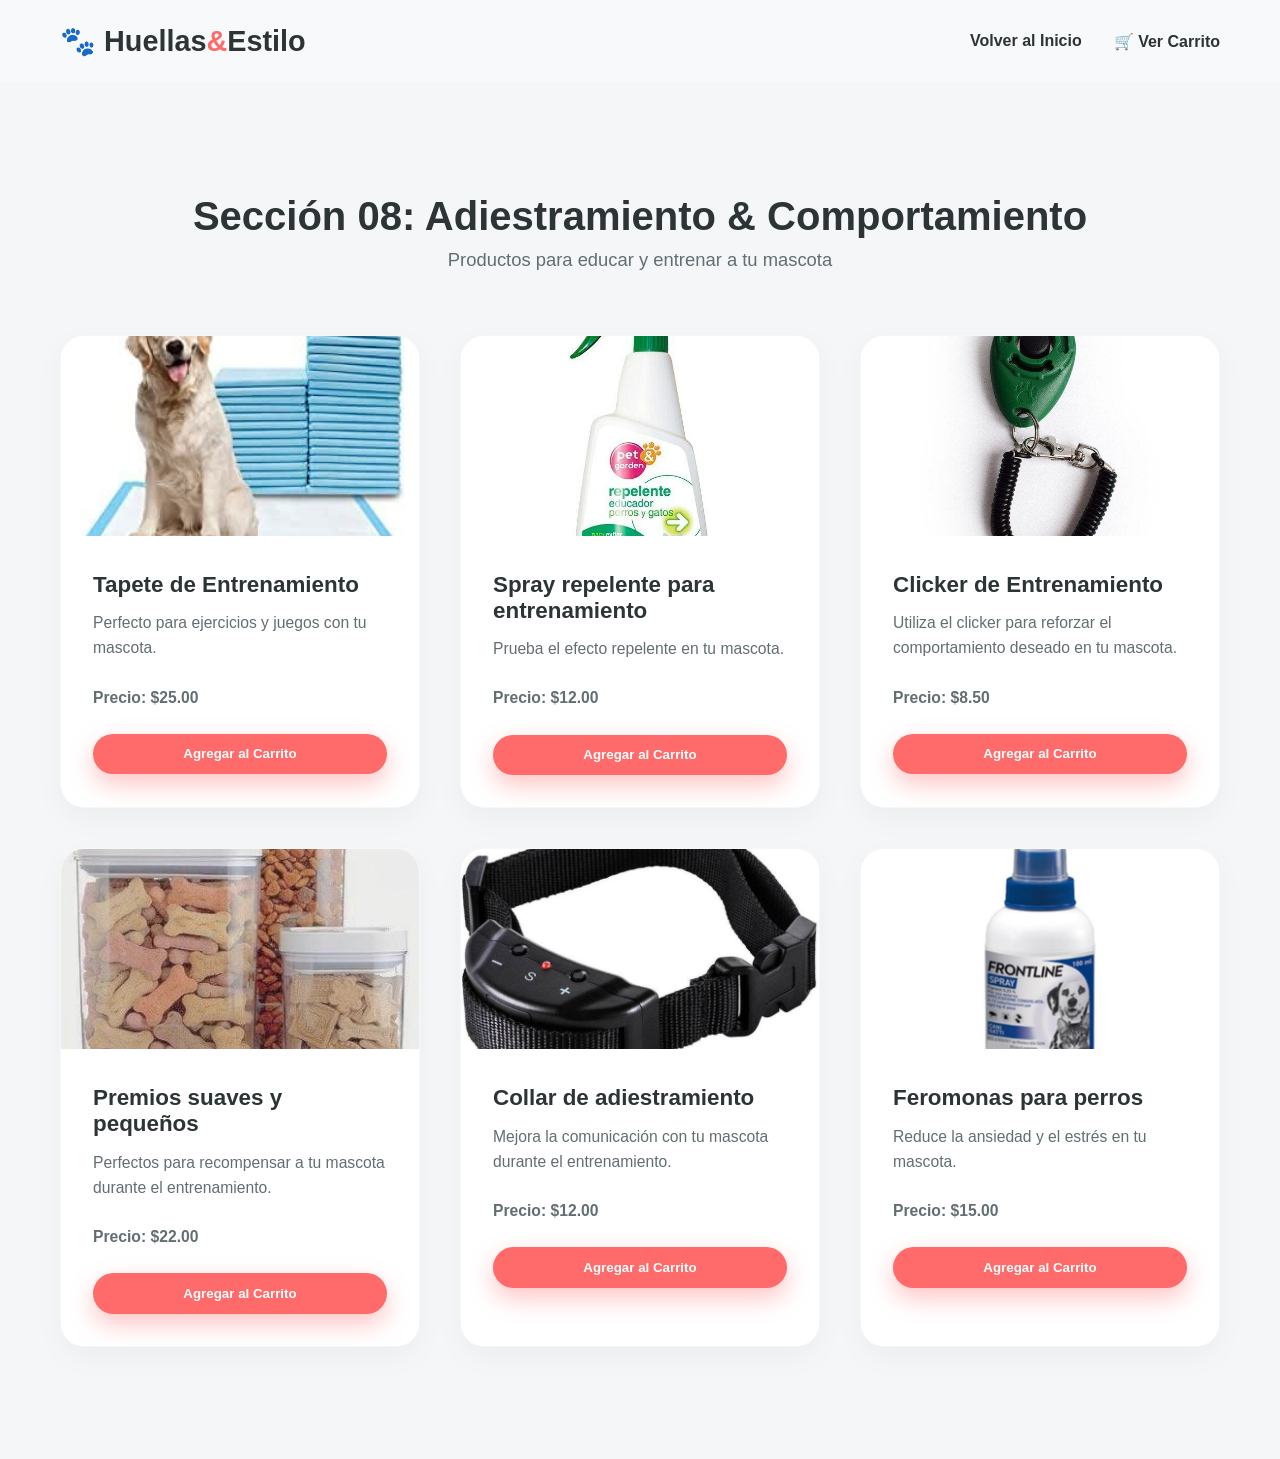
<file: productos/seccion8.html>
<!DOCTYPE html>
<html lang="es">
<head>
    <meta charset="UTF-8">
    <meta name="viewport" content="width=device-width, initial-scale=1.0">
    <title>Adiestramiento & Comportamiento | Huellas & Estilo</title>
    <link rel="icon" type="image/png" href="../huellitas.jpg">
    <link rel="stylesheet" href="../style.css">
</head>
<body>

    <header class="navbar">
        <div class="logo">🐾 Huellas<span>&</span>Estilo</div>
        <ul class="nav-links">
            <li><a href="../index.html">Volver al Inicio</a></li>
            <li><a href="../carrito.html">🛒 Ver Carrito</a></li>
        </ul>
    </header>

    <section class="universe-section">
        <div class="container">
            <div class="section-title">
                <h2>Sección 08: Adiestramiento & Comportamiento</h2>
                <p>Productos para educar y entrenar a tu mascota</p>
            </div>

            <div class="universe-grid">
                <!-- Producto 1 -->
                <div class="universe-card">
                    <!-- Etiqueta de imagen agregada -->
                    <img src="tapete.jpg" alt="Tapete de Entrenamiento" style="width: 100%; height: 200px; object-fit: cover; border-radius: 8px 8px 0 0;">
                    <div class="card-content">
                        <h3>Tapete de Entrenamiento</h3>
                        <p>Perfecto para ejercicios y juegos con tu mascota.</p>
                        <p><strong>Precio: $25.00</strong></p>
                        <button class="btn primary-btn btn-agregar" data-nombre="Tapete de Entrenamiento" data-precio="25.00" style="width: 100%; border: none; cursor: pointer; padding: 0.8rem; border-radius: 50px; font-weight: bold;">
                            Agregar al Carrito
                        </button>
                    </div>
                </div>

                <!-- Producto 2 -->
                <div class="universe-card">
                    <!-- Etiqueta de imagen agregada -->
                    <img src="repelente.jpg" alt="Spray repelente para entrenamiento" style="width: 100%; height: 200px; object-fit: cover; border-radius: 8px 8px 0 0;">
                    <div class="card-content">
                        <h3>Spray repelente para entrenamiento</h3>
                        <p>Prueba el efecto repelente en tu mascota.</p>
                        <p><strong>Precio: $12.00</strong></p>
                        <button class="btn primary-btn btn-agregar" data-nombre="Spray repelente para entrenamiento" data-precio="12.00" style="width: 100%; border: none; cursor: pointer; padding: 0.8rem; border-radius: 50px; font-weight: bold;">
                            Agregar al Carrito
                        </button>
                    </div>
                </div>

                <!-- Producto 3 -->
                <div class="universe-card">
                    <!-- Etiqueta de imagen agregada -->
                    <img src="cliker.jpg" alt="Clicker de Entrenamiento" style="width: 100%; height: 200px; object-fit: cover; border-radius: 8px 8px 0 0;">
                    <div class="card-content">
                        <h3>Clicker de Entrenamiento</h3>
                        <p>Utiliza el clicker para reforzar el comportamiento deseado en tu mascota.</p>
                        <p><strong>Precio: $8.50</strong></p>
                        <button class="btn primary-btn btn-agregar" data-nombre="Clicker de Entrenamiento" data-precio="8.50" style="width: 100%; border: none; cursor: pointer; padding: 0.8rem; border-radius: 50px; font-weight: bold;">
                            Agregar al Carrito
                        </button>
                    </div>
                </div>

                <!-- Producto 4 -->
                <div class="universe-card">
                    <!-- Etiqueta de imagen agregada -->
                    <img src="premios.jpg" alt="Premios suaves y pequeños" style="width: 100%; height: 200px; object-fit: cover; border-radius: 8px 8px 0 0;">
                    <div class="card-content">
                        <h3>Premios suaves y pequeños</h3>
                        <p>Perfectos para recompensar a tu mascota durante el entrenamiento.</p>
                        <p><strong>Precio: $22.00</strong></p>
                        <button class="btn primary-btn btn-agregar" data-nombre="Premios suaves y pequeños" data-precio="22.00" style="width: 100%; border: none; cursor: pointer; padding: 0.8rem; border-radius: 50px; font-weight: bold;">
                            Agregar al Carrito
                        </button>
                    </div>
                </div>

                <!-- Producto 5 -->
                <div class="universe-card">
                    <!-- Etiqueta de imagen agregada -->
                    <img src="collaradis.jpg" alt="Collar de adiestramiento" style="width: 100%; height: 200px; object-fit: cover; border-radius: 8px 8px 0 0;">
                    <div class="card-content">
                        <h3>Collar de adiestramiento</h3>
                        <p>Mejora la comunicación con tu mascota durante el entrenamiento.</p>
                        <p><strong>Precio: $12.00</strong></p>
                        <button class="btn primary-btn btn-agregar" data-nombre="Collar de adiestramiento" data-precio="12.00" style="width: 100%; border: none; cursor: pointer; padding: 0.8rem; border-radius: 50px; font-weight: bold;">
                            Agregar al Carrito
                        </button>
                    </div>
                </div>

                <!-- Producto 6 -->
                <div class="universe-card">
                    <!-- Etiqueta de imagen agregada -->
                    <img src="feromonas.jpg" alt="Feromonas para perros" style="width: 100%; height: 200px; object-fit: cover; border-radius: 8px 8px 0 0;">
                    <div class="card-content">
                        <h3>Feromonas para perros</h3>
                        <p>Reduce la ansiedad y el estrés en tu mascota.</p>
                        <p><strong>Precio: $15.00</strong></p>
                        <button class="btn primary-btn btn-agregar" data-nombre="Feromonas para perros" data-precio="15.00" style="width: 100%; border: none; cursor: pointer; padding: 0.8rem; border-radius: 50px; font-weight: bold;">
                            Agregar al Carrito
                        </button>
                    </div>
                </div>

            </div>
        </div>
    </section>

    <!-- LÓGICA PARA ENVIAR AL CARRITO -->
    <script>
        document.addEventListener("DOMContentLoaded", () => {
            const botonesAgregar = document.querySelectorAll(".btn-agregar");

            botonesAgregar.forEach(boton => {
                boton.addEventListener("click", (e) => {
                    e.preventDefault(); 

                    const nombreProducto = boton.getAttribute("data-nombre");
                    const precioProducto = parseFloat(boton.getAttribute("data-precio"));

                    let carrito = JSON.parse(localStorage.getItem("carrito")) || [];
                    const index = carrito.findIndex(prod => prod.nombre === nombreProducto);

                    if (index !== -1) {
                        carrito[index].cantidad += 1;
                    } else {
                        carrito.push({
                            nombre: nombreProducto,
                            precio: precioProducto,
                            cantidad: 1
                        });
                    }

                    localStorage.setItem("carrito", JSON.stringify(carrito));

                    // Redirige al carrito usando la ruta relativa correcta
                    window.location.href = "../carrito.html";
                });
            });
        });
    </script>
</body>
</html>
</file>
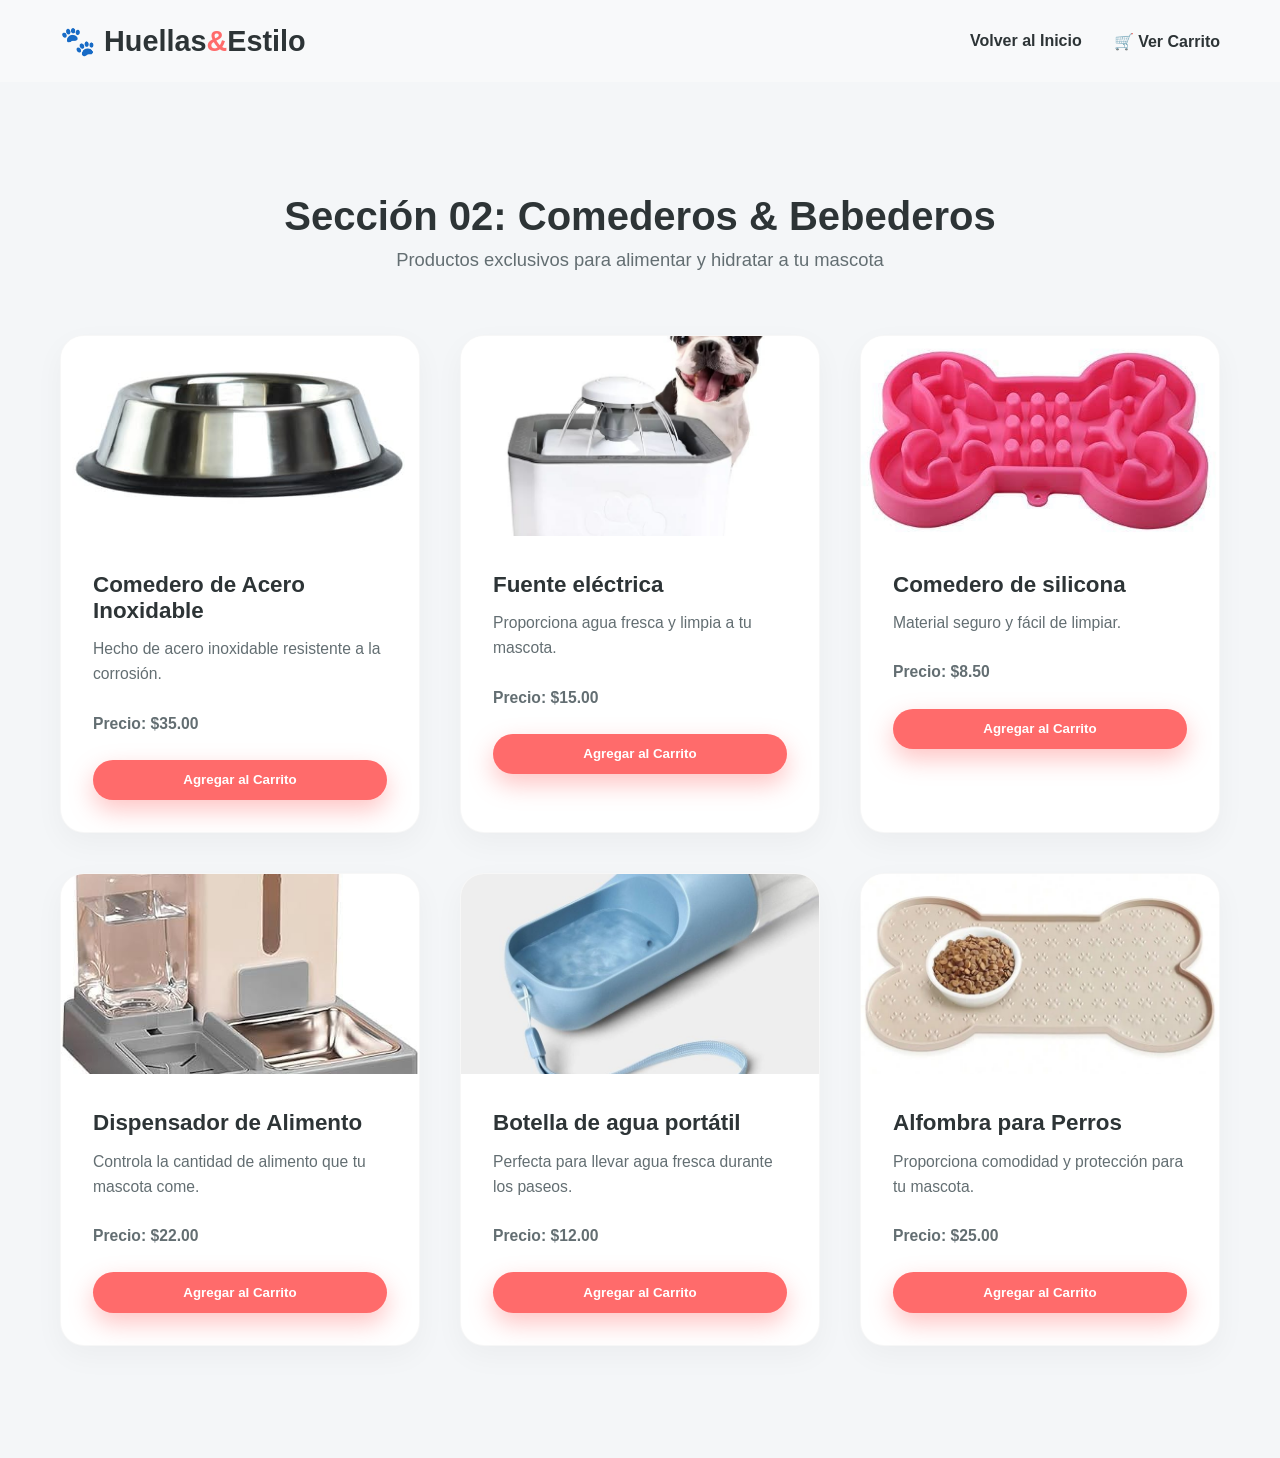
<file: productos/seccion9.html>
<!DOCTYPE html>
<html lang="es">
<head>
    <meta charset="UTF-8">
    <meta name="viewport" content="width=device-width, initial-scale=1.0">
    <title>Comederos & Bebederos | Huellas & Estilo</title>
    <link rel="icon" type="image/png" href="../huellitas.jpg">
    <link rel="stylesheet" href="../style.css">
</head>
<body>

    <header class="navbar">
        <div class="logo">🐾 Huellas<span>&</span>Estilo</div>
        <ul class="nav-links">
            <li><a href="../index.html">Volver al Inicio</a></li>
            <li><a href="../carrito.html">🛒 Ver Carrito</a></li>
        </ul>
    </header>

    <section class="universe-section">
        <div class="container">
            <div class="section-title">
                <h2>Sección 02: Comederos & Bebederos</h2>
                <p>Productos exclusivos para alimentar y hidratar a tu mascota</p>
            </div>

            <div class="universe-grid">
                <!-- Producto 1 -->
                <div class="universe-card">
                    <!-- Etiqueta de imagen agregada -->
                    <img src="plato.jpg" alt="Comedero de Acero Inoxidable" style="width: 100%; height: 200px; object-fit: cover; border-radius: 8px 8px 0 0;">
                    <div class="card-content">
                        <h3>Comedero de Acero Inoxidable</h3>
                        <p>Hecho de acero inoxidable resistente a la corrosión.</p>
                        <p><strong>Precio: $35.00</strong></p>
                        <button class="btn primary-btn btn-agregar" data-nombre="Comedero de Acero Inoxidable" data-precio="35.00" style="width: 100%; border: none; cursor: pointer; padding: 0.8rem; border-radius: 50px; font-weight: bold;">
                            Agregar al Carrito
                        </button>
                    </div>
                </div>

                <!-- Producto 2 -->
                <div class="universe-card">
                    <!-- Etiqueta de imagen agregada -->
                    <img src="fuente.jpg" alt="Fuente eléctrica" style="width: 100%; height: 200px; object-fit: cover; border-radius: 8px 8px 0 0;">
                    <div class="card-content">
                        <h3>Fuente eléctrica</h3>
                        <p>Proporciona agua fresca y limpia a tu mascota.</p>
                        <p><strong>Precio: $15.00</strong></p>
                        <button class="btn primary-btn btn-agregar" data-nombre="Fuente eléctrica" data-precio="15.00" style="width: 100%; border: none; cursor: pointer; padding: 0.8rem; border-radius: 50px; font-weight: bold;">
                            Agregar al Carrito
                        </button>
                    </div>
                </div>

                <!-- Producto 3 -->
                <div class="universe-card">
                    <!-- Etiqueta de imagen agregada -->
                    <img src="silicona.jpg" alt="Comedero de silicona" style="width: 100%; height: 200px; object-fit: cover; border-radius: 8px 8px 0 0;">
                    <div class="card-content">
                        <h3>Comedero de silicona</h3>
                        <p>Material seguro y fácil de limpiar.</p>
                        <p><strong>Precio: $8.50</strong></p>
                        <button class="btn primary-btn btn-agregar" data-nombre="Comedero de silicona" data-precio="8.50" style="width: 100%; border: none; cursor: pointer; padding: 0.8rem; border-radius: 50px; font-weight: bold;">
                            Agregar al Carrito
                        </button>
                    </div>
                </div>

                <!-- Producto 4 -->
                <div class="universe-card">
                    <!-- Etiqueta de imagen agregada -->
                    <img src="dispensador.jpg" alt="Dispensador de Alimento" style="width: 100%; height: 200px; object-fit: cover; border-radius: 8px 8px 0 0;">
                    <div class="card-content">
                        <h3>Dispensador de Alimento</h3>
                        <p>Controla la cantidad de alimento que tu mascota come.</p>
                        <p><strong>Precio: $22.00</strong></p>
                        <button class="btn primary-btn btn-agregar" data-nombre="Dispensador de Alimento" data-precio="22.00" style="width: 100%; border: none; cursor: pointer; padding: 0.8rem; border-radius: 50px; font-weight: bold;">
                            Agregar al Carrito
                        </button>
                    </div>
                </div>

                <!-- Producto 5 -->
                <div class="universe-card">
                    <!-- Etiqueta de imagen agregada -->
                    <img src="portatil.jpg" alt="Botella de agua portátil" style="width: 100%; height: 200px; object-fit: cover; border-radius: 8px 8px 0 0;">
                    <div class="card-content">
                        <h3>Botella de agua portátil</h3>
                        <p>Perfecta para llevar agua fresca durante los paseos.</p>
                        <p><strong>Precio: $12.00</strong></p>
                        <button class="btn primary-btn btn-agregar" data-nombre="Botella de agua portátil" data-precio="12.00" style="width: 100%; border: none; cursor: pointer; padding: 0.8rem; border-radius: 50px; font-weight: bold;">
                            Agregar al Carrito
                        </button>
                    </div>
                </div>

                <!-- Producto 6 -->
                <div class="universe-card">
                    <!-- Etiqueta de imagen agregada -->
                    <img src="alfombra.jpg" alt="Alfombra para Perros" style="width: 100%; height: 200px; object-fit: cover; border-radius: 8px 8px 0 0;">
                    <div class="card-content">
                        <h3>Alfombra para Perros</h3>
                        <p>Proporciona comodidad y protección para tu mascota.</p>
                        <p><strong>Precio: $25.00</strong></p>
                        <button class="btn primary-btn btn-agregar" data-nombre="Alfombra para Perros" data-precio="25.00" style="width: 100%; border: none; cursor: pointer; padding: 0.8rem; border-radius: 50px; font-weight: bold;">
                            Agregar al Carrito
                        </button>
                    </div>
                </div>

            </div>
        </div>
    </section>

    <!-- LÓGICA PARA ENVIAR AL CARRITO -->
    <script>
        document.addEventListener("DOMContentLoaded", () => {
            const botonesAgregar = document.querySelectorAll(".btn-agregar");

            botonesAgregar.forEach(boton => {
                boton.addEventListener("click", (e) => {
                    e.preventDefault(); 

                    const nombreProducto = boton.getAttribute("data-nombre");
                    const precioProducto = parseFloat(boton.getAttribute("data-precio"));

                    let carrito = JSON.parse(localStorage.getItem("carrito")) || [];
                    const index = carrito.findIndex(prod => prod.nombre === nombreProducto);

                    if (index !== -1) {
                        carrito[index].cantidad += 1;
                    } else {
                        carrito.push({
                            nombre: nombreProducto,
                            precio: precioProducto,
                            cantidad: 1
                        });
                    }

                    localStorage.setItem("carrito", JSON.stringify(carrito));

                    // Redirige al carrito usando la ruta relativa correcta
                    window.location.href = "../carrito.html";
                });
            });
        });
    </script>
</body>
</html>
</file>
<file: style.css>
/* RESET & VARIABLES */
:root {
    --primary: #FF6B6B;
    --primary-dark: #ee5253;
    --secondary: #4ECDC4;
    --secondary-dark: #3bc9be;
    --accent: #FFE66D;
    --dark: #2D3436;
    --light: #F8F9FA;
    --white: #FFFFFF;
    --font-heading: 'Fredoka', cursive, sans-serif;
    --font-body: 'Quicksand', sans-serif;
}

* {
    margin: 0;
    padding: 0;
    box-sizing: border-box;
    scroll-behavior: smooth;
}

body {
    font-family: var(--font-body);
    background-color: var(--light);
    color: var(--dark);
    overflow-x: hidden;
}

.container {
    max-width: 1200px;
    margin: 0 auto;
    padding: 0 20px;
}

/* NAVBAR */
.navbar {
    display: flex;
    justify-content: space-between;
    align-items: center;
    max-width: 1200px;
    margin: 0 auto;
    padding: 1.5rem 20px;
}

.logo {
    font-family: var(--font-heading);
    font-size: 1.8rem;
    font-weight: 700;
    color: var(--dark);
}

.logo span {
    color: var(--primary);
}

.nav-links {
    list-style: none;
    display: flex;
    gap: 2rem;
}

.nav-links a {
    text-decoration: none;
    color: var(--dark);
    font-weight: 600;
    transition: color 0.3s ease;
}

.nav-links a:hover {
    color: var(--primary);
}

@media(max-width: 900px) {
    .nav-links {
        display: none;
    }
}

/* HERO SECTION */
.hero {
    position: relative;
    min-height: 95vh;
    background: linear-gradient(135deg, #FFF0F0 0%, #E6FFFA 100%);
    display: flex;
    flex-direction: column;
    justify-content: space-between;
    overflow: hidden;
}

.hero-content {
    max-width: 800px;
    margin: auto;
    text-align: center;
    padding: 2rem 20px 6rem;
    animation: fadeInDown 1.2s ease-out;
}

.badge {
    background-color: var(--accent);
    padding: 0.6rem 1.2rem;
    border-radius: 50px;
    font-weight: 700;
    font-size: 0.9rem;
    display: inline-block;
    margin-bottom: 1.5rem;
    box-shadow: 0 4px 15px rgba(255, 230, 109, 0.4);
    animation: bounce 2s infinite ease-in-out;
}

.hero-content h1 {
    font-family: var(--font-heading);
    font-size: 3.5rem;
    line-height: 1.2;
    margin-bottom: 1.5rem;
    color: var(--dark);
}

.gradient-text {
    background: linear-gradient(45deg, var(--primary), #ffa502);
    -webkit-background-clip: text;
    -webkit-text-fill-color: transparent;
}

.hero-content p {
    font-size: 1.2rem;
    color: #636e72;
    margin-bottom: 2.5rem;
    line-height: 1.6;
}

.hero-buttons {
    display: flex;
    justify-content: center;
    gap: 1.5rem;
    flex-wrap: wrap;
}

.btn {
    padding: 0.9rem 2.2rem;
    border-radius: 50px;
    font-weight: 700;
    text-decoration: none;
    transition: all 0.3s cubic-bezier(0.175, 0.885, 0.32, 1.275);
}

.primary-btn {
    background-color: var(--primary);
    color: var(--white);
    box-shadow: 0 10px 25px rgba(255, 107, 107, 0.4);
}

.primary-btn:hover {
    transform: translateY(-5px) scale(1.03);
    box-shadow: 0 15px 30px rgba(255, 107, 107, 0.6);
    background-color: var(--primary-dark);
}

.secondary-btn {
    background-color: var(--white);
    color: var(--dark);
    border: 2px solid #dfe6e9;
    box-shadow: 0 5px 15px rgba(0,0,0,0.03);
}

.secondary-btn:hover {
    transform: translateY(-5px) scale(1.03);
    border-color: var(--secondary);
    color: var(--secondary);
}

/* HERO DECORATION FLOATING BADGES */
.hero-decoration {
    position: absolute;
    width: 100%;
    height: 100%;
    top: 0;
    left: 0;
    pointer-events: none;
}

.floating-badge {
    position: absolute;
    background: var(--white);
    padding: 0.8rem 1.2rem;
    border-radius: 16px;
    font-weight: 700;
    box-shadow: 0 15px 35px rgba(0,0,0,0.08);
    animation: float 4s ease-in-out infinite;
}

.fb1 { top: 15%; left: 5%; animation-delay: 0s; }
.fb2 { top: 49%; right: 3%; animation-delay: 2s; background: var(--secondary); color: var(--white); }

@keyframes float {
    0%, 100% { transform: translateY(0); }
    50% { transform: translateY(-12px); }
}

@keyframes bounce {
    0%, 100% { transform: translateY(0); }
    50% { transform: translateY(-6px); }
}

@keyframes fadeInDown {
    from { opacity: 0; transform: translateY(-30px); }
    to { opacity: 1; transform: translateY(0); }
}

/* SECTION TITLES */
.section-title {
    text-align: center;
    margin-bottom: 4rem;
}

.section-title h2 {
    font-family: var(--font-heading);
    font-size: 2.5rem;
    margin-bottom: 0.6rem;
    color: var(--dark);
}

.section-title p {
    color: #636e72;
    font-size: 1.15rem;
}

/* OUR STORY SECTION */
.story-section {
    padding: 7rem 0;
    background-color: var(--white);
}

.story-grid {
    display: grid;
    grid-template-columns: 1.2fr 0.8fr;
    gap: 4rem;
    align-items: center;
}

@media(max-width: 900px) {
    .story-grid {
        grid-template-columns: 1fr;
    }
}

.story-text h3 {
    font-family: var(--font-heading);
    font-size: 1.8rem;
    margin-bottom: 1.5rem;
    color: var(--dark);
}

.story-text p {
    font-size: 1.05rem;
    color: #636e72;
    line-height: 1.8;
    margin-bottom: 1.2rem;
}

.quote-box {
    margin-top: 2rem;
    padding: 1.5rem 2rem;
    background: linear-gradient(135deg, #FFF5F5 0%, #FFF9E6 100%);
    border-left: 5px solid var(--primary);
    border-radius: 0 16px 16px 0;
}

.quote-box p {
    font-style: italic;
    font-weight: 600;
    color: var(--dark);
    margin: 0;
}

.story-image-container {
    width: 100%;
    height: 400px;
    background: linear-gradient(45deg, #ff9a9e 0%, #fecfef 99%);
    border-radius: 24px;
    display: flex;
    align-items: center;
    justify-content: center;
    box-shadow: 0 20px 40px rgba(255, 107, 107, 0.2);
    position: relative;
    overflow: hidden;
    transition: transform 0.5s ease;
}

.story-image-container:hover {
    transform: scale(1.02);
}

.story-img-placeholder {
    text-align: center;
    color: var(--white);
    background: rgba(0, 0, 0, 0.25);
    padding: 2rem;
    border-radius: 16px;
    backdrop-filter: blur(5px);
}

.story-img-placeholder .img-icon {
    font-size: 3rem;
    display: block;
    margin-bottom: 0.5rem;
}

.story-img-placeholder p {
    font-weight: 700;
    font-size: 1.1rem;
}

/* UNIVERSE SECTION (10 SECCIONES) */
.universe-section {
    padding: 7rem 0;
    background-color: #F4F6F8;
}

.universe-grid {
    display: grid;
    grid-template-columns: repeat(auto-fit, minmax(320px, 1fr));
    gap: 2.5rem;
}

.universe-card {
    background: var(--white);
    border-radius: 24px;
    overflow: hidden;
    position: relative;
    box-shadow: 0 10px 30px rgba(0,0,0,0.04);
    transition: all 0.4s cubic-bezier(0.165, 0.84, 0.44, 1);
    border: 1px solid rgba(0,0,0,0.03);
}

.universe-card:hover {
    transform: translateY(-10px);
    box-shadow: 0 20px 40px rgba(0,0,0,0.08);
}

.card-badge {
    position: absolute;
    top: 20px;
    right: 20px;
    background: var(--dark);
    color: var(--white);
    width: 38px;
    height: 38px;
    border-radius: 50%;
    display: flex;
    align-items: center;
    justify-content: center;
    font-family: var(--font-heading);
    font-size: 0.9rem;
    z-index: 2;
    box-shadow: 0 4px 10px rgba(0,0,0,0.2);
}

.card-image {
    height: 200px;
    background-size: cover;
    background-position: center;
    position: relative;
}

/* Unique Gradients for each of the 10 Sections */
.m-moda { background: linear-gradient(135deg, #f6d365 0%, #fda085 100%); }
.m-nutricion { background: linear-gradient(135deg, #84fab0 0%, #8fd3f4 100%); }
.m-descanso { background: linear-gradient(135deg, #a1c4fd 0%, #c2e9fb 100%); }
.m-juguetes { background: linear-gradient(135deg, #ff9a9e 0%, #fecfef 99%); }
.m-paseo { background: linear-gradient(135deg, #ffecd2 0%, #fcb69f 100%); }
.m-spa { background: linear-gradient(135deg, #d4fc79 0%, #96e6a1 100%); }
.m-tech { background: linear-gradient(135deg, #e0c3fc 0%, #8ec5fc 100%); }
.m-fiesta { background: linear-gradient(135deg, #fccb90 0%, #d57eeb 100%); }
.m-bienestar { background: linear-gradient(135deg, #accbee 0%, #e7f0fd 100%); }
.m-senior { background: linear-gradient(135deg, #cfd9df 0%, #e2ebf0 100%); }

.card-content {
    padding: 2rem;
}

.card-content h3 {
    font-family: var(--font-heading);
    font-size: 1.4rem;
    margin-bottom: 0.8rem;
    color: var(--dark);
}

.card-content p {
    color: #636e72;
    font-size: 0.98rem;
    line-height: 1.6;
    margin-bottom: 1.5rem;
}

.card-link {
    display: inline-block;
    font-weight: 700;
    color: var(--primary);
    text-decoration: none;
    transition: transform 0.3s ease;
}

.card-link:hover {
    transform: translateX(5px);
    color: var(--primary-dark);
}

/* MAP SECTION */
.map-section {
    padding: 7rem 0;
    background-color: var(--white);
}

.map-container-styled {
    max-width: 900px;
    margin: 0 auto;
    border-radius: 24px;
    overflow: hidden;
    box-shadow: 0 20px 40px rgba(0,0,0,0.08);
    border: 4px solid var(--white);
}

.map-mockup {
    height: 420px;
    background: linear-gradient(135deg, #e3eeff 0%, #f3e7e9 100%);
    position: relative;
    display: flex;
    align-items: center;
    justify-content: center;
    overflow: hidden;
}

.map-grid-lines {
    position: absolute;
    width: 200%;
    height: 200%;
    background-image: 
        linear-gradient(rgba(0,0,0,0.03) 1px, transparent 1px),
        linear-gradient(90deg, rgba(0,0,0,0.03) 1px, transparent 1px);
    background-size: 40px 40px;
    animation: panMap 25s linear infinite;
}

@keyframes panMap {
    0% { transform: translate(0, 0); }
    100% { transform: translate(-40px, -40px); }
}

.map-pin-pulse {
    font-size: 3.5rem;
    position: absolute;
    z-index: 2;
    animation: pinBounce 1.5s infinite ease-in-out;
    filter: drop-shadow(0 10px 10px rgba(0,0,0,0.2));
}

@keyframes pinBounce {
    0%, 100% { transform: translateY(0); }
    50% { transform: translateY(-15px); }
}

.map-info-box {
    position: absolute;
    bottom: 30px;
    background: var(--white);
    padding: 1.5rem 2rem;
    border-radius: 16px;
    box-shadow: 0 10px 30px rgba(0,0,0,0.15);
    z-index: 3;
    text-align: center;
    max-width: 400px;
    width: 90%;
}

.map-info-box h4 {
    font-family: var(--font-heading);
    font-size: 1.2rem;
    margin-bottom: 0.4rem;
    color: var(--dark);
}

.map-info-box p {
    font-size: 0.9rem;
    color: #636e72;
    line-height: 1.4;
}

/* FOOTER & SOCIAL IMAGE BUTTONS */
.footer {
    background-color: var(--dark);
    color: var(--white);
    padding: 6rem 0 3rem;
    text-align: center;
}

.footer-content h2 {
    font-family: var(--font-heading);
    font-size: 2.5rem;
    margin-bottom: 1rem;
    color: var(--white);
}

.footer-content p {
    color: #b2bec3;
    margin-bottom: 3rem;
    font-size: 1.1rem;
}

.social-image-buttons {
    display: flex;
    justify-content: center;
    gap: 1.5rem;
    margin-bottom: 4rem;
    flex-wrap: wrap;
}

.social-img-btn {
    display: flex;
    align-items: center;
    gap: 12px;
    padding: 1rem 2rem;
    border-radius: 50px;
    text-decoration: none;
    color: var(--white);
    font-weight: 700;
    box-shadow: 0 10px 25px rgba(0,0,0,0.2);
    transition: transform 0.3s ease, box-shadow 0.3s ease;
}

.social-img-btn:hover {
    transform: translateY(-5px);
    box-shadow: 0 15px 30px rgba(0,0,0,0.3);
}

.social-icon-wrapper {
    width: 36px;
    height: 36px;
    background: rgba(255, 255, 255, 0.2);
    border-radius: 50%;
    display: flex;
    align-items: center;
    justify-content: center;
    font-size: 1.2rem;
}

.whatsapp-btn { background-color: #25D366; }
.facebook-btn { background-color: #1877F2; }
.instagram-btn { background: linear-gradient(45deg, #405DE6, #5851DB, #833AB4, #C13584, #E1306C, #FD1D1D); }

.copyright {
    font-size: 0.9rem;
    color: #636e72;
    border-top: 1px solid rgba(255,255,255,0.1);
    padding-top: 2rem;
    margin-top: 2rem;
}

/* ==========================================================================
   NUEVOS ESTILOS AGREGADOS PARA REGISTRO, CARRITO Y CATALOGO DE PRODUCTOS
   ========================================================================== */

/* HEADER GENERAL PARA SECCIONES SECUNDARIAS */
.page-header {
    background: linear-gradient(135deg, #FFF0F0 0%, #E6FFFA 100%);
    padding: 4rem 0 3rem;
    text-align: center;
}

.page-header h1 {
    font-family: var(--font-heading);
    font-size: 3rem;
    color: var(--dark);
    margin-bottom: 0.5rem;
}

.page-header p {
    color: #636e72;
    font-size: 1.1rem;
}

/* ESTILOS DE FORMULARIO (REGISTRO) */
.form-container {
    max-width: 500px;
    margin: 4rem auto;
    background: var(--white);
    padding: 2.5rem;
    border-radius: 24px;
    box-shadow: 0 10px 30px rgba(0,0,0,0.06);
    border: 1px solid rgba(0,0,0,0.03);
}

.form-group {
    margin-bottom: 1.5rem;
    display: flex;
    flex-direction: column;
}

.form-group label {
    font-weight: 700;
    margin-bottom: 0.5rem;
    color: var(--dark);
    font-size: 0.95rem;
}

.form-group input,
.form-group select,
.form-group textarea {
    width: 100%;
    padding: 0.9rem 1.2rem;
    border: 2px solid #dfe6e9;
    border-radius: 12px;
    font-family: var(--font-body);
    font-size: 1rem;
    color: var(--dark);
    outline: none;
    transition: border-color 0.3s ease;
}

.form-group input:focus,
.form-group select:focus,
.form-group textarea:focus {
    border-color: var(--primary);
}

.form-submit-btn {
    width: 100%;
    border: none;
    cursor: pointer;
    font-size: 1.1rem;
    margin-top: 1rem;
}

/* ESTILOS DEL CARRITO DE COMPRAS */
.cart-section {
    padding: 4rem 0;
}

.cart-grid {
    display: grid;
    grid-template-columns: 2fr 1fr;
    gap: 2.5rem;
}

@media(max-width: 900px) {
    .cart-grid {
        grid-template-columns: 1fr;
    }
}

.cart-items {
    background: var(--white);
    border-radius: 24px;
    padding: 2rem;
    box-shadow: 0 10px 30px rgba(0,0,0,0.04);
}

.cart-item {
    display: flex;
    align-items: center;
    justify-content: space-between;
    padding: 1.5rem 0;
    border-bottom: 1px solid #dfe6e9;
}

.cart-item:last-child {
    border-bottom: none;
}

.cart-item-info {
    display: flex;
    align-items: center;
    gap: 1.5rem;
}

.cart-item-img {
    width: 70px;
    height: 70px;
    border-radius: 16px;
    background: linear-gradient(135deg, #ff9a9e 0%, #fecfef 99%);
    display: flex;
    align-items: center;
    justify-content: center;
    font-size: 1.8rem;
}

.cart-item-title {
    font-weight: 700;
    font-size: 1.1rem;
    color: var(--dark);
}

.cart-item-price {
    color: var(--primary);
    font-weight: 700;
}

.cart-summary {
    background: var(--white);
    border-radius: 24px;
    padding: 2rem;
    box-shadow: 0 10px 30px rgba(0,0,0,0.04);
    height: fit-content;
}

.cart-summary h3 {
    font-family: var(--font-heading);
    font-size: 1.5rem;
    margin-bottom: 1.5rem;
    color: var(--dark);
}

.summary-line {
    display: flex;
    justify-content: space-between;
    margin-bottom: 1rem;
    font-size: 1rem;
    color: #636e72;
}

.summary-line.total {
    border-top: 2px dashed #dfe6e9;
    padding-top: 1rem;
    font-weight: 700;
    font-size: 1.2rem;
    color: var(--dark);
}

/* CATALOGO DE PRODUCTOS (LAS 10 SECCIONES) */
.product-catalog {
    padding: 4rem 0;
}

.product-grid {
    display: grid;
    grid-template-columns: repeat(auto-fit, minmax(260px, 1fr));
    gap: 2rem;
}

.product-card {
    background: var(--white);
    border-radius: 20px;
    overflow: hidden;
    box-shadow: 0 10px 25px rgba(0,0,0,0.04);
    transition: transform 0.3s ease, box-shadow 0.3s ease;
    border: 1px solid rgba(0,0,0,0.03);
    display: flex;
    flex-direction: column;
}

.product-card:hover {
    transform: translateY(-8px);
    box-shadow: 0 15px 35px rgba(0,0,0,0.08);
}

.product-img {
    height: 180px;
    background: linear-gradient(135deg, #FFF0F0 0%, #E6FFFA 100%);
    display: flex;
    align-items: center;
    justify-content: center;
    font-size: 3.5rem;
}

.product-details {
    padding: 1.5rem;
    display: flex;
    flex-direction: column;
    flex-grow: 1;
}

.product-title {
    font-family: var(--font-heading);
    font-size: 1.2rem;
    margin-bottom: 0.5rem;
    color: var(--dark);
}

.product-description {
    font-size: 0.9rem;
    color: #636e72;
    line-height: 1.4;
    margin-bottom: 1.2rem;
    flex-grow: 1;
}

.product-bottom {
    display: flex;
    align-items: center;
    justify-content: space-between;
    margin-top: auto;
}

.product-price {
    font-weight: 700;
    font-size: 1.2rem;
    color: var(--primary);
}

.add-cart-btn {
    padding: 0.6rem 1.2rem;
    border-radius: 50px;
    font-size: 0.9rem;
    border: none;
    cursor: pointer;
}
/* Ajuste para el mapa interactivo de Google Maps */
/* Asegurar que el contenedor tenga tamaño y posición relativa */
.map-container-styled {
    position: relative;
    width: 100%;
    height: 400px; /* Ajusta la altura a tu gusto */
    border-radius: 15px;
    overflow: hidden;
}

/* El iframe debe cubrir todo el contenedor */
.map-container-styled iframe {
    width: 100%;
    height: 100%;
    border: 0;
}

/* Posicionar la tarjeta de información sobre el mapa */
.map-info-box {
    position: absolute;
    bottom: 20px;
    left: 50%;
    transform: translateX(-50%);
    background-color: #ffffff;
    padding: 15px 25px;
    border-radius: 12px;
    box-shadow: 0 4px 15px rgba(0, 0, 0, 0.15);
    text-align: center;
    z-index: 10;
}

/* Estilos de texto para garantizar contraste y legibilidad */
.map-info-box h4 {
    color: #2b2b2b;
    margin: 0 0 5px 0;
    font-size: 1.1rem;
    font-weight: bold;
}

.map-info-box p {
    color: #555555;
    margin: 0;
    font-size: 0.9rem;
}
/* ==========================================
   MENÚ RESPONSIVO (Móviles)
   ========================================== */

/* 1. Ocultar el botón hamburguesa en computadoras */
.menu-toggle {
    display: none;
    background: transparent;
    border: none;
    font-size: 1.8rem;
    color: var(--dark);
    cursor: pointer;
    transition: color 0.3s ease;
}

.menu-toggle:hover {
    color: var(--primary);
}

/* 2. Necesitamos que el navbar sea relativo para el menú desplegable */
.navbar {
    position: relative;
}
/* Ocultamos el botón en computadoras */
.menu-toggle {
    display: none;
    font-size: 2rem;
    cursor: pointer;
    user-select: none; /* Evita que el texto se seleccione al hacer clic rápido */
}

/* Solo para celulares y tablets */
@media screen and (max-width: 768px) {
    .menu-toggle {
        display: block;
    }

    .nav-links {
        display: none; /* Oculto por defecto */
        flex-direction: column;
        width: 100%;
        background-color: #fff;
        position: absolute;
        top: 70px;
        left: 0;
        text-align: center;
        box-shadow: 0 4px 10px rgba(0,0,0,0.1);
        padding: 1rem 0;
        z-index: 999;
    }

    /* ESTO ES CLAVE: Cuando el JS agrega la clase 'active', el menú se muestra */
    .nav-links.active {
        display: flex;
    }
}
</file>
